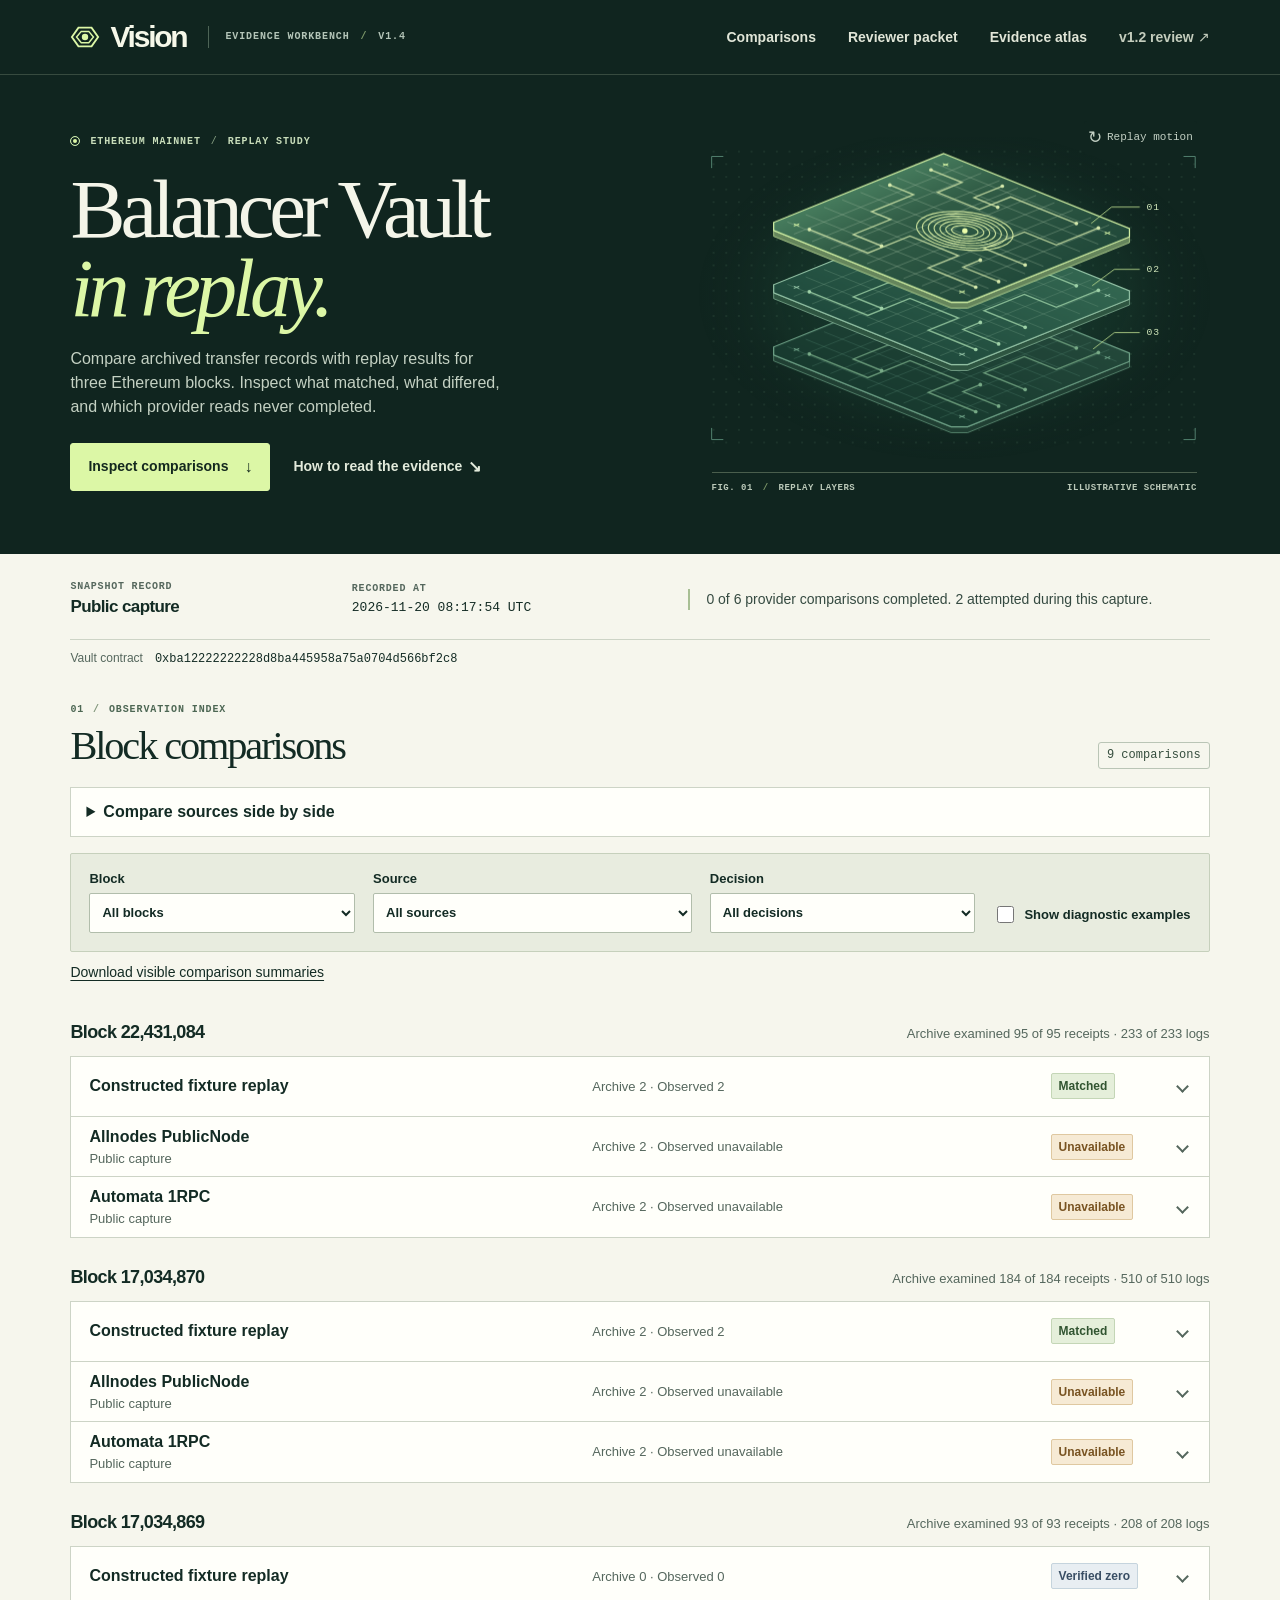
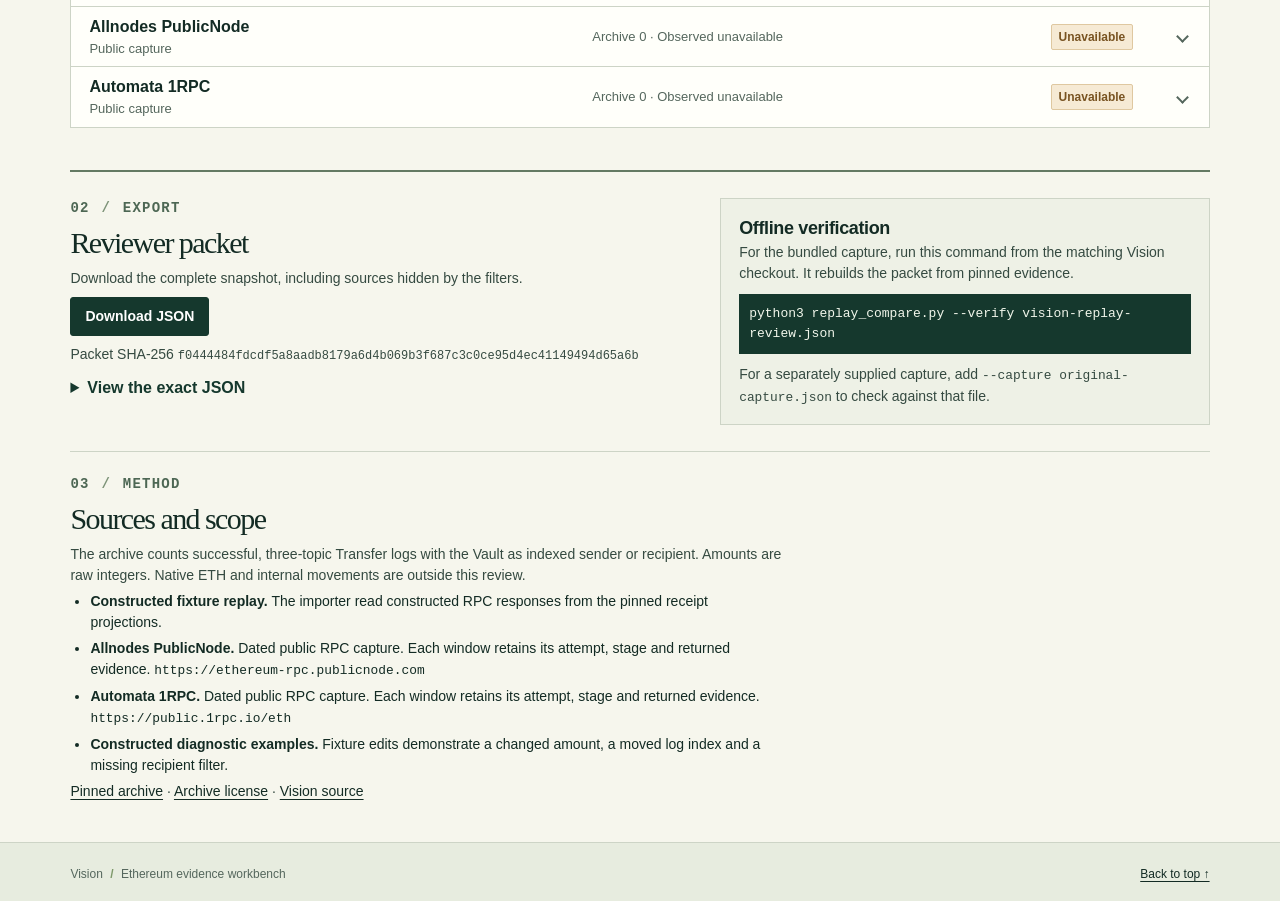
<file: index.html>
<!doctype html>
<html lang="en">
<head>
  <meta charset="utf-8">
  <meta name="viewport" content="width=device-width,initial-scale=1">
  <meta name="color-scheme" content="light">
  <meta name="referrer" content="no-referrer">
  <meta name="description" content="Inspect the Balancer Vault across three Ethereum blocks. Compare archived receipts with replay observations and download the evidence.">
  <title>Balancer Vault replay comparison · Vision</title>
  <link rel="stylesheet" href="./style.css">
  <script src="./review.js" defer></script>
</head>
<body id="top">
  <a class="skip" href="#observations">Skip to comparisons</a>
  <div class="cover">
    <header class="mast">
      <div class="wrap mast-inner">
        <a href="#top" class="wordmark" aria-label="Vision home"><svg width="30" height="30" viewBox="0 0 32 32" aria-hidden="true" fill="none"><path d="M2 16 9 6h14l7 10-7 10H9z" stroke="currentColor" stroke-width="2"/><path d="m7 16 5-6h8l5 6-5 6h-8z" stroke="currentColor" stroke-width="1.6"/><circle cx="16" cy="16" r="3.4" fill="currentColor"/></svg><span>Vision</span></a>
        <span class="edition">Evidence workbench <b>/</b> v1.4</span>
        <nav aria-label="Report"><a href="#observations">Comparisons</a><a href="#packet">Reviewer packet</a><a href="./atlas.html">Evidence atlas</a><a id="previous-report" href="https://eaudoon.github.io/Vision/v1.2/">v1.2 review <span aria-hidden="true">↗</span></a></nav>
      </div>
    </header>
    <section class="wrap intro" aria-labelledby="study-title">
      <div class="intro-copy">
        <p class="eyebrow"><span class="registration" aria-hidden="true"></span> Ethereum mainnet <span class="slash">/</span> Replay study</p>
        <h1 id="study-title">Balancer Vault<br><em>in replay.</em></h1>
        <p class="lead">Compare archived transfer records with replay results for three Ethereum blocks. Inspect what matched, what differed, and which provider reads never completed.</p>
        <div class="cover-actions"><a class="action" href="#observations">Inspect comparisons <span aria-hidden="true">↓</span></a><a class="quiet-action" href="#method-title">How to read the evidence <span aria-hidden="true">↘</span></a></div>
      </div>
      <figure class="instrument sequence" id="instrument">
        <svg viewBox="0 0 525 340" width="525" height="340" xmlns="http://www.w3.org/2000/svg" aria-hidden="true" class="replay-plate" focusable="false">
<defs>
 <radialGradient id="aura"><stop stop-color="#236e53" stop-opacity=".52"/><stop offset=".7" stop-color="#225640" stop-opacity=".18"/><stop offset="1" stop-color="#0c201c" stop-opacity="0"/></radialGradient>
 <linearGradient id="upper" x1="0" x2="1" y1="0" y2="1"><stop stop-color="#62a47b"/><stop offset=".42" stop-color="#305b45"/><stop offset="1" stop-color="#193f34"/></linearGradient>
 <linearGradient id="middle" x1="0" x2="1" y1="1" y2="0"><stop stop-color="#173e34"/><stop offset="1" stop-color="#3c745a"/></linearGradient>
 <linearGradient id="lower" x1="0" x2="1" y1="1" y2="0"><stop stop-color="#123329"/><stop offset="1" stop-color="#294f40"/></linearGradient>
 <pattern id="dots" width="13" height="13" patternUnits="userSpaceOnUse"><circle cx="2" cy="2" r=".8" fill="#9dddab" opacity=".38"/></pattern>
</defs>
<ellipse cx="263" cy="162" rx="264" ry="170" fill="url(#aura)"/>
<rect x="8" y="9" width="505" height="315" fill="url(#dots)" opacity=".48"/>
<g fill="none" stroke="#548371" stroke-width="1"><path d="M13 32v-12h12m485 12v-12h-12M13 299v12h12m485-12v12h-12"/></g>
<g class="plate-surface plate-0">
<polygon points="442.4,230.6 276.0,297.9 259.1,297.9 76.7,224.1 76.7,215.8 76.7,221.8 76.7,230.1 259.1,303.9 276.0,303.9 442.4,236.6" fill="#203f33" stroke="#71a58a" stroke-width=".7"/>
<polygon points="251.5,145.1 442.4,222.2 442.4,230.6 276.0,297.9 259.1,297.9 76.7,224.1 76.7,215.8" fill="url(#lower)" stroke="#71a58a" stroke-width="1.25"/>
<path d="M271.3,157.6 L97.4,227.9" fill="none" stroke="#4b7a67" stroke-width="0.65" opacity="0.6"/>
<path d="M290.1,165.2 L116.2,235.5" fill="none" stroke="#4b7a67" stroke-width="0.65" opacity="0.6"/>
<path d="M308.9,172.8 L135.0,243.1" fill="none" stroke="#4b7a67" stroke-width="0.65" opacity="0.6"/>
<path d="M327.7,180.4 L153.8,250.7" fill="none" stroke="#4b7a67" stroke-width="0.65" opacity="0.6"/>
<path d="M346.5,188.0 L172.6,258.3" fill="none" stroke="#4b7a67" stroke-width="0.65" opacity="0.6"/>
<path d="M365.3,195.6 L191.4,265.9" fill="none" stroke="#4b7a67" stroke-width="0.65" opacity="0.6"/>
<path d="M384.1,203.2 L210.2,273.5" fill="none" stroke="#4b7a67" stroke-width="0.65" opacity="0.6"/>
<path d="M402.9,210.8 L229.0,281.1" fill="none" stroke="#4b7a67" stroke-width="0.65" opacity="0.6"/>
<path d="M421.7,218.4 L247.8,288.7" fill="none" stroke="#4b7a67" stroke-width="0.65" opacity="0.6"/>
<path d="M241.2,154.6 L429.2,230.6" fill="none" stroke="#4b7a67" stroke-width="0.65" opacity="0.6"/>
<path d="M222.4,162.2 L410.4,238.2" fill="none" stroke="#4b7a67" stroke-width="0.65" opacity="0.6"/>
<path d="M203.6,169.8 L391.6,245.8" fill="none" stroke="#4b7a67" stroke-width="0.65" opacity="0.6"/>
<path d="M184.8,177.4 L372.8,253.4" fill="none" stroke="#4b7a67" stroke-width="0.65" opacity="0.6"/>
<path d="M166.0,185.0 L354.0,261.0" fill="none" stroke="#4b7a67" stroke-width="0.65" opacity="0.6"/>
<path d="M147.2,192.6 L335.2,268.6" fill="none" stroke="#4b7a67" stroke-width="0.65" opacity="0.6"/>
<path d="M128.4,200.2 L316.4,276.2" fill="none" stroke="#4b7a67" stroke-width="0.65" opacity="0.6"/>
<path d="M109.6,207.8 L297.6,283.8" fill="none" stroke="#4b7a67" stroke-width="0.65" opacity="0.6"/>
<path d="M90.8,215.4 L278.8,291.4" fill="none" stroke="#4b7a67" stroke-width="0.65" opacity="0.6"/>
<path d="M238.4,161.8 L270.3,174.7 L245.0,185.0 L288.2,202.5 L320.2,189.6 L387.8,216.9" fill="none" stroke="#79ac88" stroke-width="1.4" opacity="0.82"/>
<circle cx="238.4" cy="161.8" r="1.9" fill="#79ac88"/>
<circle cx="387.8" cy="216.9" r="1.9" fill="#79ac88"/>
<path d="M196.1,177.4 L220.5,187.3 L177.3,204.8 L197.0,212.7 L158.5,228.3 L187.6,240.1" fill="none" stroke="#79ac88" stroke-width="1.4" opacity="0.82"/>
<circle cx="196.1" cy="177.4" r="1.9" fill="#79ac88"/>
<circle cx="187.6" cy="240.1" r="1.9" fill="#79ac88"/>
<path d="M113.4,223.0 L173.5,247.3 L216.8,229.8 L266.6,250.0 L235.6,262.5 L284.4,282.3" fill="none" stroke="#79ac88" stroke-width="1.4" opacity="0.82"/>
<circle cx="113.4" cy="223.0" r="1.9" fill="#79ac88"/>
<circle cx="284.4" cy="282.3" r="1.9" fill="#79ac88"/>
<path d="M410.4,221.5 L367.2,239.0 L334.3,225.7 L292.9,242.4 L335.2,259.5" fill="none" stroke="#79ac88" stroke-width="1.4" opacity="0.82"/>
<circle cx="410.4" cy="221.5" r="1.9" fill="#79ac88"/>
<circle cx="335.2" cy="259.5" r="1.9" fill="#79ac88"/>
<path d="M311.7,178.5 L282.6,190.3 L307.0,200.2" fill="none" stroke="#79ac88" stroke-width="1.4" opacity="0.82"/>
<circle cx="311.7" cy="178.5" r="1.9" fill="#79ac88"/>
<circle cx="307.0" cy="200.2" r="1.9" fill="#79ac88"/>
<path d="M307.9,276.6 L271.3,261.8 L289.1,254.5" fill="none" stroke="#79ac88" stroke-width="1.4" opacity="0.82"/>
<circle cx="307.9" cy="276.6" r="1.9" fill="#79ac88"/>
<circle cx="289.1" cy="254.5" r="1.9" fill="#79ac88"/>
<path d="M250.6,155.4 L256.2,157.6" fill="none" stroke="#71a58a" stroke-width="1" opacity="1"/>
<path d="M256.2,155.4 L250.6,157.6" fill="none" stroke="#71a58a" stroke-width="1" opacity="1"/>
<path d="M97.4,217.3 L103.0,219.6" fill="none" stroke="#71a58a" stroke-width="1" opacity="1"/>
<path d="M103.0,217.3 L97.4,219.6" fill="none" stroke="#71a58a" stroke-width="1" opacity="1"/>
<path d="M267.5,286.1 L273.2,288.4" fill="none" stroke="#71a58a" stroke-width="1" opacity="1"/>
<path d="M273.2,286.1 L267.5,288.4" fill="none" stroke="#71a58a" stroke-width="1" opacity="1"/>
<path d="M417.0,225.7 L422.6,227.9" fill="none" stroke="#71a58a" stroke-width="1" opacity="1"/>
<path d="M422.6,225.7 L417.0,227.9" fill="none" stroke="#71a58a" stroke-width="1" opacity="1"/>
</g>
<g class="plate-surface plate-1">
<polygon points="442.4,166.6 276.0,233.9 259.1,233.9 76.7,160.1 76.7,151.8 76.7,157.8 76.7,166.1 259.1,239.9 276.0,239.9 442.4,172.6" fill="#2e5541" stroke="#94c3a6" stroke-width=".7"/>
<polygon points="251.5,81.1 442.4,158.2 442.4,166.6 276.0,233.9 259.1,233.9 76.7,160.1 76.7,151.8" fill="url(#middle)" stroke="#94c3a6" stroke-width="1.25"/>
<path d="M271.3,93.6 L97.4,163.9" fill="none" stroke="#67937a" stroke-width="0.65" opacity="0.6"/>
<path d="M290.1,101.2 L116.2,171.5" fill="none" stroke="#67937a" stroke-width="0.65" opacity="0.6"/>
<path d="M308.9,108.8 L135.0,179.1" fill="none" stroke="#67937a" stroke-width="0.65" opacity="0.6"/>
<path d="M327.7,116.4 L153.8,186.7" fill="none" stroke="#67937a" stroke-width="0.65" opacity="0.6"/>
<path d="M346.5,124.0 L172.6,194.3" fill="none" stroke="#67937a" stroke-width="0.65" opacity="0.6"/>
<path d="M365.3,131.6 L191.4,201.9" fill="none" stroke="#67937a" stroke-width="0.65" opacity="0.6"/>
<path d="M384.1,139.2 L210.2,209.5" fill="none" stroke="#67937a" stroke-width="0.65" opacity="0.6"/>
<path d="M402.9,146.8 L229.0,217.1" fill="none" stroke="#67937a" stroke-width="0.65" opacity="0.6"/>
<path d="M421.7,154.4 L247.8,224.7" fill="none" stroke="#67937a" stroke-width="0.65" opacity="0.6"/>
<path d="M241.2,90.6 L429.2,166.6" fill="none" stroke="#67937a" stroke-width="0.65" opacity="0.6"/>
<path d="M222.4,98.2 L410.4,174.2" fill="none" stroke="#67937a" stroke-width="0.65" opacity="0.6"/>
<path d="M203.6,105.8 L391.6,181.8" fill="none" stroke="#67937a" stroke-width="0.65" opacity="0.6"/>
<path d="M184.8,113.4 L372.8,189.4" fill="none" stroke="#67937a" stroke-width="0.65" opacity="0.6"/>
<path d="M166.0,121.0 L354.0,197.0" fill="none" stroke="#67937a" stroke-width="0.65" opacity="0.6"/>
<path d="M147.2,128.6 L335.2,204.6" fill="none" stroke="#67937a" stroke-width="0.65" opacity="0.6"/>
<path d="M128.4,136.2 L316.4,212.2" fill="none" stroke="#67937a" stroke-width="0.65" opacity="0.6"/>
<path d="M109.6,143.8 L297.6,219.8" fill="none" stroke="#67937a" stroke-width="0.65" opacity="0.6"/>
<path d="M90.8,151.4 L278.8,227.4" fill="none" stroke="#67937a" stroke-width="0.65" opacity="0.6"/>
<path d="M238.4,97.8 L270.3,110.7 L245.0,121.0 L288.2,138.5 L320.2,125.6 L387.8,152.9" fill="none" stroke="#9fd2a8" stroke-width="1.4" opacity="0.82"/>
<circle cx="238.4" cy="97.8" r="1.9" fill="#9fd2a8"/>
<circle cx="387.8" cy="152.9" r="1.9" fill="#9fd2a8"/>
<path d="M196.1,113.4 L220.5,123.3 L177.3,140.8 L197.0,148.7 L158.5,164.3 L187.6,176.1" fill="none" stroke="#9fd2a8" stroke-width="1.4" opacity="0.82"/>
<circle cx="196.1" cy="113.4" r="1.9" fill="#9fd2a8"/>
<circle cx="187.6" cy="176.1" r="1.9" fill="#9fd2a8"/>
<path d="M113.4,159.0 L173.5,183.3 L216.8,165.8 L266.6,186.0 L235.6,198.5 L284.4,218.3" fill="none" stroke="#9fd2a8" stroke-width="1.4" opacity="0.82"/>
<circle cx="113.4" cy="159.0" r="1.9" fill="#9fd2a8"/>
<circle cx="284.4" cy="218.3" r="1.9" fill="#9fd2a8"/>
<path d="M410.4,157.5 L367.2,175.0 L334.3,161.7 L292.9,178.4 L335.2,195.5" fill="none" stroke="#9fd2a8" stroke-width="1.4" opacity="0.82"/>
<circle cx="410.4" cy="157.5" r="1.9" fill="#9fd2a8"/>
<circle cx="335.2" cy="195.5" r="1.9" fill="#9fd2a8"/>
<path d="M311.7,114.5 L282.6,126.3 L307.0,136.2" fill="none" stroke="#9fd2a8" stroke-width="1.4" opacity="0.82"/>
<circle cx="311.7" cy="114.5" r="1.9" fill="#9fd2a8"/>
<circle cx="307.0" cy="136.2" r="1.9" fill="#9fd2a8"/>
<path d="M307.9,212.6 L271.3,197.8 L289.1,190.5" fill="none" stroke="#9fd2a8" stroke-width="1.4" opacity="0.82"/>
<circle cx="307.9" cy="212.6" r="1.9" fill="#9fd2a8"/>
<circle cx="289.1" cy="190.5" r="1.9" fill="#9fd2a8"/>
<path d="M250.6,91.4 L256.2,93.6" fill="none" stroke="#94c3a6" stroke-width="1" opacity="1"/>
<path d="M256.2,91.4 L250.6,93.6" fill="none" stroke="#94c3a6" stroke-width="1" opacity="1"/>
<path d="M97.4,153.3 L103.0,155.6" fill="none" stroke="#94c3a6" stroke-width="1" opacity="1"/>
<path d="M103.0,153.3 L97.4,155.6" fill="none" stroke="#94c3a6" stroke-width="1" opacity="1"/>
<path d="M267.5,222.1 L273.2,224.4" fill="none" stroke="#94c3a6" stroke-width="1" opacity="1"/>
<path d="M273.2,222.1 L267.5,224.4" fill="none" stroke="#94c3a6" stroke-width="1" opacity="1"/>
<path d="M417.0,161.7 L422.6,163.9" fill="none" stroke="#94c3a6" stroke-width="1" opacity="1"/>
<path d="M422.6,161.7 L417.0,163.9" fill="none" stroke="#94c3a6" stroke-width="1" opacity="1"/>
</g>
<g class="plate-surface plate-2">
<polygon points="442.4,102.6 276.0,169.9 259.1,169.9 76.7,96.1 76.7,87.8 76.7,93.8 76.7,102.1 259.1,175.9 276.0,175.9 442.4,108.6" fill="#65855c" stroke="#d8f7a8" stroke-width=".7"/>
<polygon points="251.5,17.1 442.4,94.2 442.4,102.6 276.0,169.9 259.1,169.9 76.7,96.1 76.7,87.8" fill="url(#upper)" stroke="#d8f7a8" stroke-width="1.25"/>
<path d="M271.3,29.6 L97.4,99.9" fill="none" stroke="#9bb79b" stroke-width="0.65" opacity="0.6"/>
<path d="M290.1,37.2 L116.2,107.5" fill="none" stroke="#9bb79b" stroke-width="0.65" opacity="0.6"/>
<path d="M308.9,44.8 L135.0,115.1" fill="none" stroke="#9bb79b" stroke-width="0.65" opacity="0.6"/>
<path d="M327.7,52.4 L153.8,122.7" fill="none" stroke="#9bb79b" stroke-width="0.65" opacity="0.6"/>
<path d="M346.5,60.0 L172.6,130.3" fill="none" stroke="#9bb79b" stroke-width="0.65" opacity="0.6"/>
<path d="M365.3,67.6 L191.4,137.9" fill="none" stroke="#9bb79b" stroke-width="0.65" opacity="0.6"/>
<path d="M384.1,75.2 L210.2,145.5" fill="none" stroke="#9bb79b" stroke-width="0.65" opacity="0.6"/>
<path d="M402.9,82.8 L229.0,153.1" fill="none" stroke="#9bb79b" stroke-width="0.65" opacity="0.6"/>
<path d="M421.7,90.4 L247.8,160.7" fill="none" stroke="#9bb79b" stroke-width="0.65" opacity="0.6"/>
<path d="M241.2,26.6 L429.2,102.6" fill="none" stroke="#9bb79b" stroke-width="0.65" opacity="0.6"/>
<path d="M222.4,34.2 L410.4,110.2" fill="none" stroke="#9bb79b" stroke-width="0.65" opacity="0.6"/>
<path d="M203.6,41.8 L391.6,117.8" fill="none" stroke="#9bb79b" stroke-width="0.65" opacity="0.6"/>
<path d="M184.8,49.4 L372.8,125.4" fill="none" stroke="#9bb79b" stroke-width="0.65" opacity="0.6"/>
<path d="M166.0,57.0 L354.0,133.0" fill="none" stroke="#9bb79b" stroke-width="0.65" opacity="0.6"/>
<path d="M147.2,64.6 L335.2,140.6" fill="none" stroke="#9bb79b" stroke-width="0.65" opacity="0.6"/>
<path d="M128.4,72.2 L316.4,148.2" fill="none" stroke="#9bb79b" stroke-width="0.65" opacity="0.6"/>
<path d="M109.6,79.8 L297.6,155.8" fill="none" stroke="#9bb79b" stroke-width="0.65" opacity="0.6"/>
<path d="M90.8,87.4 L278.8,163.4" fill="none" stroke="#9bb79b" stroke-width="0.65" opacity="0.6"/>
<path d="M238.4,33.8 L270.3,46.7 L245.0,57.0 L288.2,74.5 L320.2,61.6 L387.8,88.9" fill="none" stroke="#d5e9ac" stroke-width="1.4" opacity="0.82"/>
<circle cx="238.4" cy="33.8" r="1.9" fill="#d5e9ac"/>
<circle cx="387.8" cy="88.9" r="1.9" fill="#d5e9ac"/>
<path d="M196.1,49.4 L220.5,59.3 L177.3,76.8 L197.0,84.7 L158.5,100.3 L187.6,112.1" fill="none" stroke="#d5e9ac" stroke-width="1.4" opacity="0.82"/>
<circle cx="196.1" cy="49.4" r="1.9" fill="#d5e9ac"/>
<circle cx="187.6" cy="112.1" r="1.9" fill="#d5e9ac"/>
<path d="M113.4,95.0 L173.5,119.3 L216.8,101.8 L266.6,122.0 L235.6,134.5 L284.4,154.3" fill="none" stroke="#d5e9ac" stroke-width="1.4" opacity="0.82"/>
<circle cx="113.4" cy="95.0" r="1.9" fill="#d5e9ac"/>
<circle cx="284.4" cy="154.3" r="1.9" fill="#d5e9ac"/>
<path d="M410.4,93.5 L367.2,111.0 L334.3,97.7 L292.9,114.4 L335.2,131.5" fill="none" stroke="#d5e9ac" stroke-width="1.4" opacity="0.82"/>
<circle cx="410.4" cy="93.5" r="1.9" fill="#d5e9ac"/>
<circle cx="335.2" cy="131.5" r="1.9" fill="#d5e9ac"/>
<path d="M311.7,50.5 L282.6,62.3 L307.0,72.2" fill="none" stroke="#d5e9ac" stroke-width="1.4" opacity="0.82"/>
<circle cx="311.7" cy="50.5" r="1.9" fill="#d5e9ac"/>
<circle cx="307.0" cy="72.2" r="1.9" fill="#d5e9ac"/>
<path d="M307.9,148.6 L271.3,133.8 L289.1,126.5" fill="none" stroke="#d5e9ac" stroke-width="1.4" opacity="0.82"/>
<circle cx="307.9" cy="148.6" r="1.9" fill="#d5e9ac"/>
<circle cx="289.1" cy="126.5" r="1.9" fill="#d5e9ac"/>
<path d="M250.6,27.4 L256.2,29.6" fill="none" stroke="#d8f7a8" stroke-width="1" opacity="1"/>
<path d="M256.2,27.4 L250.6,29.6" fill="none" stroke="#d8f7a8" stroke-width="1" opacity="1"/>
<path d="M97.4,89.3 L103.0,91.6" fill="none" stroke="#d8f7a8" stroke-width="1" opacity="1"/>
<path d="M103.0,89.3 L97.4,91.6" fill="none" stroke="#d8f7a8" stroke-width="1" opacity="1"/>
<path d="M267.5,158.1 L273.2,160.4" fill="none" stroke="#d8f7a8" stroke-width="1" opacity="1"/>
<path d="M273.2,158.1 L267.5,160.4" fill="none" stroke="#d8f7a8" stroke-width="1" opacity="1"/>
<path d="M417.0,97.7 L422.6,99.9" fill="none" stroke="#d8f7a8" stroke-width="1" opacity="1"/>
<path d="M422.6,97.7 L417.0,99.9" fill="none" stroke="#d8f7a8" stroke-width="1" opacity="1"/>
<path d="M311.9,112.2 L306.0,114.1 L299.0,115.5 L291.2,116.4 L282.9,116.6 L274.3,116.2 L265.7,115.2 L257.3,113.7 L249.3,111.6 L242.1,109.1 L235.9,106.1 L230.7,102.9 L226.9,99.5 L224.5,96.1 L223.5,92.6 L224.1,89.2 L226.1,86.1 L229.6,83.3 L234.4,80.8 L240.4,78.9 L247.3,77.5 L255.1,76.7 L263.4,76.5 L272.0,76.8 L280.6,77.8 L289.0,79.4 L297.0,81.4 L304.2,84.0 L310.4,86.9 L315.6,90.1 L319.4,93.5 L321.8,97.0 L322.8,100.5 L322.3,103.8 L320.2,107.0 L316.7,109.8 L311.9,112.2" fill="none" stroke="#e1f6a9" stroke-width="1.15" opacity="0.9"/>
<path d="M307.2,110.3 L302.0,112.0 L295.9,113.2 L289.0,114.0 L281.7,114.2 L274.2,113.8 L266.6,113.0 L259.2,111.6 L252.2,109.8 L245.9,107.5 L240.4,105.0 L235.9,102.2 L232.5,99.2 L230.4,96.1 L229.5,93.1 L230.0,90.1 L231.8,87.3 L234.9,84.9 L239.1,82.7 L244.3,81.0 L250.5,79.8 L257.3,79.1 L264.6,78.9 L272.1,79.2 L279.7,80.1 L287.1,81.5 L294.1,83.3 L300.4,85.5 L305.9,88.1 L310.4,90.9 L313.8,93.9 L315.9,96.9 L316.8,100.0 L316.3,102.9 L314.5,105.7 L311.5,108.2 L307.2,110.3" fill="none" stroke="#e1f6a9" stroke-width="1.15" opacity="0.9"/>
<path d="M302.5,108.4 L298.0,109.9 L292.7,110.9 L286.8,111.6 L280.6,111.7 L274.0,111.4 L267.5,110.7 L261.1,109.5 L255.1,107.9 L249.7,106.0 L244.9,103.8 L241.0,101.4 L238.1,98.8 L236.3,96.2 L235.6,93.5 L236.0,91.0 L237.5,88.6 L240.2,86.5 L243.8,84.6 L248.3,83.2 L253.6,82.1 L259.5,81.5 L265.8,81.3 L272.3,81.6 L278.8,82.4 L285.2,83.5 L291.2,85.1 L296.7,87.0 L301.4,89.2 L305.3,91.7 L308.2,94.2 L310.0,96.9 L310.8,99.5 L310.3,102.1 L308.8,104.4 L306.2,106.6 L302.5,108.4" fill="none" stroke="#e1f6a9" stroke-width="1.15" opacity="0.9"/>
<path d="M297.8,106.5 L294.0,107.7 L289.6,108.6 L284.7,109.1 L279.4,109.3 L273.9,109.0 L268.4,108.4 L263.0,107.4 L258.0,106.1 L253.4,104.5 L249.4,102.6 L246.2,100.6 L243.7,98.4 L242.2,96.2 L241.6,94.0 L241.9,91.9 L243.2,89.9 L245.4,88.1 L248.5,86.5 L252.3,85.3 L256.7,84.4 L261.7,83.9 L266.9,83.7 L272.4,84.0 L277.9,84.6 L283.3,85.6 L288.3,86.9 L292.9,88.5 L296.9,90.4 L300.1,92.4 L302.6,94.6 L304.1,96.8 L304.8,99.0 L304.4,101.2 L303.1,103.2 L300.9,105.0 L297.8,106.5" fill="none" stroke="#e1f6a9" stroke-width="1.15" opacity="0.9"/>
<path d="M293.1,104.6 L290.1,105.6 L286.5,106.3 L282.5,106.7 L278.2,106.9 L273.8,106.7 L269.3,106.2 L265.0,105.4 L260.9,104.3 L257.2,103.0 L254.0,101.5 L251.3,99.8 L249.3,98.1 L248.1,96.3 L247.6,94.5 L247.9,92.8 L248.9,91.1 L250.7,89.7 L253.2,88.4 L256.3,87.4 L259.9,86.7 L263.9,86.3 L268.1,86.2 L272.6,86.4 L277.0,86.9 L281.3,87.7 L285.4,88.8 L289.1,90.1 L292.4,91.6 L295.0,93.2 L297.0,95.0 L298.2,96.8 L298.7,98.6 L298.4,100.3 L297.4,101.9 L295.6,103.4 L293.1,104.6" fill="none" stroke="#e1f6a9" stroke-width="1.15" opacity="0.9"/>
<path d="M288.4,102.7 L286.1,103.5 L283.3,104.0 L280.3,104.3 L277.0,104.4 L273.6,104.3 L270.2,103.9 L266.9,103.3 L263.8,102.5 L260.9,101.5 L258.5,100.3 L256.5,99.1 L254.9,97.7 L254.0,96.3 L253.6,95.0 L253.8,93.6 L254.6,92.4 L256.0,91.3 L257.9,90.3 L260.2,89.6 L263.0,89.0 L266.0,88.7 L269.3,88.6 L272.7,88.8 L276.1,89.2 L279.4,89.8 L282.5,90.6 L285.4,91.6 L287.8,92.7 L289.9,94.0 L291.4,95.3 L292.3,96.7 L292.7,98.1 L292.5,99.4 L291.7,100.6 L290.3,101.7 L288.4,102.7" fill="none" stroke="#e1f6a9" stroke-width="1.15" opacity="0.9"/>
<path d="M283.7,100.8 L282.1,101.3 L280.2,101.7 L278.1,101.9 L275.8,102.0 L273.5,101.9 L271.1,101.6 L268.8,101.2 L266.7,100.6 L264.7,99.9 L263.0,99.1 L261.6,98.3 L260.5,97.3 L259.9,96.4 L259.6,95.4 L259.8,94.5 L260.3,93.7 L261.3,92.9 L262.6,92.2 L264.2,91.7 L266.1,91.3 L268.2,91.1 L270.5,91.0 L272.8,91.2 L275.2,91.4 L277.5,91.8 L279.7,92.4 L281.6,93.1 L283.3,93.9 L284.7,94.8 L285.8,95.7 L286.4,96.6 L286.7,97.6 L286.5,98.5 L286.0,99.4 L285.0,100.1 L283.7,100.8" fill="none" stroke="#e1f6a9" stroke-width="1.15" opacity="0.9"/>
<circle cx="273.2" cy="96.5" r="2.8" fill="#edffab"/>
</g>
<g class="leaders" fill="none" stroke="#b9d88d" stroke-width=".9"><path d="M403 89l21-17h29"/><path d="M404 153l23-17h26"/><path d="M405 218l22-17h26"/></g>
<g class="leaders" fill="#d1e6ba" font-family="monospace" font-size="10" letter-spacing="1"><text x="460" y="75">01</text><text x="460" y="139">02</text><text x="460" y="204">03</text></g></svg>
        <figcaption><span>Fig. 01 <b>/</b> Replay layers</span><span>Illustrative schematic</span></figcaption>
        <button type="button" id="replay-motion" class="motion-button" aria-label="Replay the schematic animation" hidden><span aria-hidden="true">↻</span> Replay motion</button>
      </figure>
    </section>
  </div>
  <main class="wrap">
    <aside class="capture" aria-labelledby="capture-title" id="capture" hidden>
      <div><p class="cap-kicker">Snapshot record</p><h2 id="capture-title">Public capture</h2></div>
      <div class="cap-time"><span class="cap-kicker">Recorded at</span><time id="captured-at"></time></div>
      <p id="capture-summary"></p>
    </aside>
    <p id="load-status" class="status" role="status">Loading the reviewer packet…</p>
    <button type="button" class="button" id="retry-packet" hidden>Retry packet</button>
    <noscript><p>Enable JavaScript to compare observations, or <a href="./packet.json" download="vision-replay-review.json">download the reviewer packet</a>.</p></noscript>
    <div id="report" hidden>
      <div class="scope-line"><span>Vault contract</span> <code id="vault"></code></div>
      <section id="observations" aria-labelledby="results-title">
        <div class="section-heading"><div><p class="chapter">01 <span>/</span> Observation index</p><h2 id="results-title">Block comparisons</h2></div><p id="result-count" role="status"></p></div>
        <details class="matrix"><summary>Compare sources side by side</summary>
          <p>Choose a decision to inspect the underlying observation. Diagnostic rows follow the checkbox below.</p>
          <div class="matrix-scroll" tabindex="0" role="region" aria-label="Source and block decisions"><table id="matrix"></table></div>
        </details>
        <div class="filters" role="group" aria-label="Filter comparisons">
          <label>Block<select id="block-filter"><option value="">All blocks</option></select></label>
          <label>Source<select id="source-filter"><option value="">All sources</option></select></label>
          <label>Decision<select id="state-filter"><option value="">All decisions</option></select></label>
          <label class="toggle"><input id="show-diagnostics" type="checkbox">Show diagnostic examples</label>
        </div>
        <button id="reset-filters" type="button" hidden>Clear filters</button>
        <p id="view-link-unavailable" role="status" hidden>The filters changed, but this browser could not update the shareable address.</p>
        <p class="diagnostic-note" id="diagnostic-note" hidden>Diagnostic examples alter copies of fixture observations to show how disagreement and missing evidence appear.</p>
        <a id="download-selection" download="vision-replay-selection.json" class="selection-link">Download visible comparison summaries</a>
        <div id="results"></div>
        <div id="empty" class="empty" hidden><p>No comparisons match these filters.</p></div>
      </section>
      <section id="packet" class="packet" aria-labelledby="packet-title">
        <div>
          <p class="chapter">02 <span>/</span> Export</p>
          <h2 id="packet-title">Reviewer packet</h2>
          <p>Download the complete snapshot, including sources hidden by the filters.</p>
          <a id="download-packet" class="button" download="vision-replay-review.json">Download JSON</a>
          <p class="digest">Packet SHA-256 <code id="packet-digest"></code></p>
          <details class="disclosure"><summary>View the exact JSON</summary><pre id="packet-json"></pre></details>
        </div>
        <div class="verify">
          <h3>Offline verification</h3>
          <p>For the bundled capture, run this command from the matching Vision checkout. It rebuilds the packet from pinned evidence.</p>
          <code class="command">python3 replay_compare.py --verify vision-replay-review.json</code>
          <p>For a separately supplied capture, add <code>--capture original-capture.json</code> to check against that file.</p>
        </div>
      </section>
      <section class="method" aria-labelledby="method-title">
        <p class="chapter">03 <span>/</span> Method</p>
        <h2 id="method-title">Sources and scope</h2>
        <p>The archive counts successful, three-topic Transfer logs with the Vault as indexed sender or recipient. Amounts are raw integers. Native ETH and internal movements are outside this review.</p>
        <ul id="sources"></ul>
        <p><a id="archive-link">Pinned archive</a> · <a id="license-link">Archive license</a> · <a href="https://github.com/EauDoon/Vision">Vision source</a></p>
      </section>
    </div>
  </main>
  <footer><div class="wrap"><span>Vision <b>/</b> Ethereum evidence workbench</span><a href="#top">Back to top ↑</a></div></footer>
</body>
</html>
</file>
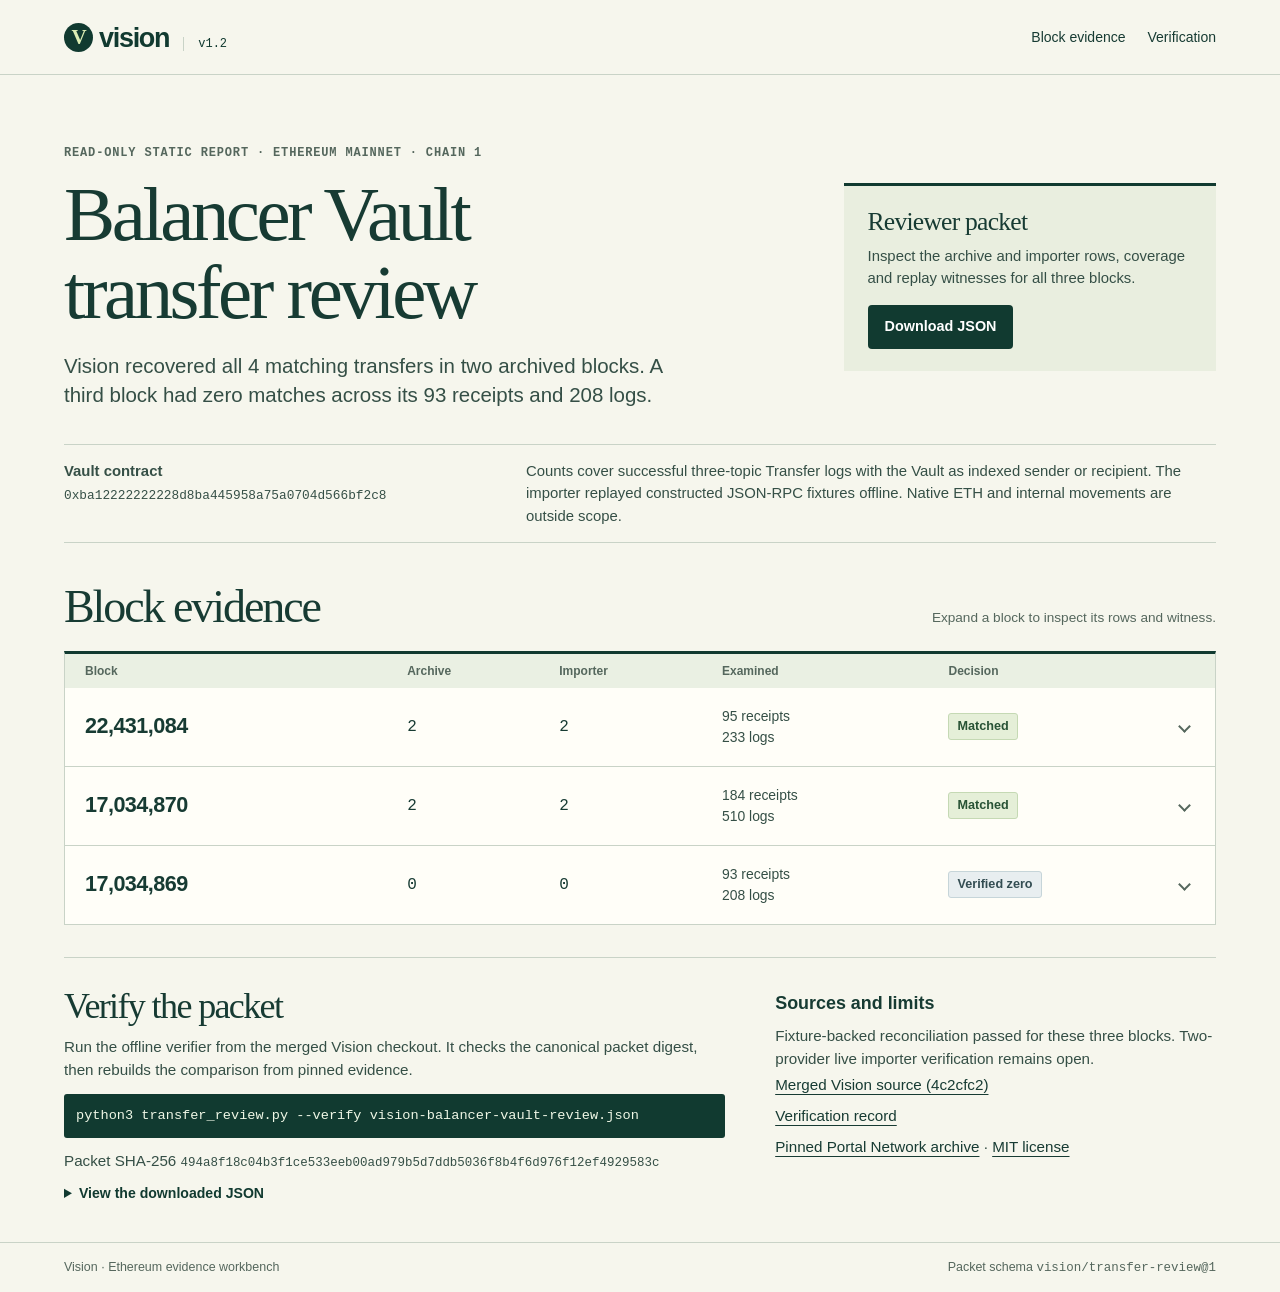
<file: v1.2/index.html>
<!doctype html>
<html lang="en"><head><meta charset="utf-8"><meta name="viewport" content="width=device-width,initial-scale=1"><meta name="color-scheme" content="light"><meta name="description" content="Fixture-backed comparison of Balancer Vault transfers from three Ethereum mainnet blocks, with archived receipt evidence and a verifiable JSON packet."><title>Balancer Vault transfer review · Vision</title><style>
:root{color-scheme:light;--ink:#173b33;--body:#354f46;--muted:#55675d;--line:#c9d3c7;--paper:#fffef8;--ground:#f6f6ed;--dark:#113a30;--accent:#dcedb4;--mono:ui-monospace,SFMono-Regular,Consolas,monospace;font-family:Inter,Arial,sans-serif;background:var(--ground);color:var(--ink)}
*{box-sizing:border-box}body{margin:0;font-size:16px;line-height:1.5}h1,h2,h3,h4,p,dl,dd{margin:0}a{color:var(--ink);text-underline-offset:4px}a:focus-visible,summary:focus-visible{outline:3px solid #4b775d;outline-offset:4px}html{scroll-padding-top:1.5rem}code,pre,.mono{font-family:var(--mono)}code{overflow-wrap:anywhere}pre{font-size:.8rem;white-space:pre-wrap;overflow-wrap:anywhere;max-height:24rem;overflow:auto;padding:1rem;background:#eef2e8;border-radius:3px}.wrap{width:min(1152px,calc(100% - 80px));margin:auto}.mast{border-bottom:1px solid var(--line)}.mast .wrap{display:flex;align-items:center;justify-content:space-between;gap:1rem;min-height:74px}.logo{color:var(--dark);font:bold 27px/1 Inter,Arial,sans-serif;letter-spacing:-1.3px}.logo b{display:inline-grid;vertical-align:3px;place-items:center;border-radius:50%;background:var(--dark);color:var(--accent);width:29px;height:29px;font:700 21px/1 Georgia,serif;margin-right:6px}.logo small{margin-left:14px;padding-left:14px;border-left:1px solid var(--line);font:12px var(--mono);letter-spacing:0}.mast nav{display:flex;gap:22px}.mast nav a{font-size:14px;text-decoration:none}.mast nav a:hover{text-decoration:underline}.skip{position:absolute;left:10px;top:-80px;background:white;padding:8px;z-index:2}.skip:focus{top:8px}
.hero{display:grid;grid-template-columns:minmax(0,1fr) minmax(290px,.53fr);gap:clamp(24px,6vw,84px);align-items:center;padding:clamp(30px,5.4vw,72px) 0 34px}.kicker{font:600 .75rem/1.5 var(--mono);letter-spacing:.07em;text-transform:uppercase;color:var(--muted);margin-bottom:14px}h1,h2{font-family:Georgia,'Times New Roman',serif;font-weight:normal;letter-spacing:-.045em}h1{font-size:clamp(44px,6vw,80px);line-height:1.02;max-width:16ch}h2{font-size:clamp(30px,3.7vw,46px);line-height:1.12}h3{font-size:1.12rem;line-height:1.35}h4{font-size:1rem}.answer{font-size:clamp(17px,1.6vw,21px);line-height:1.45;max-width:53ch;margin-top:18px;color:var(--body)}.handoff{border-top:3px solid var(--dark);background:#e9eedf;padding:22px 24px}.handoff h2{font-size:1.6rem;letter-spacing:-.03em}.handoff p{font-size:.93rem;color:var(--body);margin:8px 0 16px}.btn{display:inline-block;background:var(--dark);color:white;border-radius:4px;font-weight:700;font-size:.9rem;padding:11px 17px;text-decoration:none}.btn:hover{background:#265849}
.scope{border-block:1px solid var(--line);display:grid;grid-template-columns:minmax(220px,.75fr) minmax(0,1.25fr);gap:1rem 3rem;padding:15px 0;color:var(--body);font-size:.93rem}.scope strong,.scope code{display:block}.scope code{font-size:.8rem;margin-top:4px}.section-head{display:flex;align-items:baseline;justify-content:space-between;gap:1rem;flex-wrap:wrap;margin-bottom:18px}.section-head p,.meta{font-size:.85rem;color:var(--muted)}.evidence{margin-top:38px}.ledger{background:var(--paper);border:1px solid var(--line);border-top:3px solid var(--dark)}.labels,.block>summary{display:grid;grid-template-columns:minmax(130px,1.45fr) .65fr .7fr 1fr 1fr 20px;gap:14px;align-items:center;padding:0 20px}.labels{min-height:34px;background:#eaf0e3;color:var(--muted);font-size:.75rem;font-weight:600}.block+ .block{border-top:1px solid var(--line)}summary{cursor:pointer}.block>summary{min-height:78px;list-style:none}.block>summary::-webkit-details-marker{display:none}.block>summary:hover{background:#f1f5e9}.height{font-weight:700;font-size:clamp(1rem,1.8vw,1.35rem);letter-spacing:-.025em}.counts,.checks,.height{font-variant-numeric:tabular-nums}.counts{font-family:var(--mono);font-size:1rem}.checks{font-size:.87rem;color:var(--body)}.small-label{display:none}.decision{justify-self:start;display:inline-block;white-space:nowrap;background:#e5efd8;color:#285235;padding:3px 8px;border:1px solid #c5d9b4;border-radius:3px;font-weight:600;font-size:.79rem}.decision.zero{background:#e8eef0;color:#334d52;border-color:#c6d5d9}.toggle{width:9px;height:9px;border-bottom:2px solid var(--muted);border-right:2px solid var(--muted);transform:rotate(45deg);justify-self:center}.block[open]>summary .toggle{transform:rotate(225deg)}.block-body{padding:18px 22px 24px;border-top:1px solid var(--line)}.block-body p,.verify p{color:var(--body);max-width:78ch}.row-list{display:grid;grid-template-columns:repeat(2,minmax(0,1fr));gap:14px;margin:12px 0 18px}.transfer{padding:14px;background:#f1f4e9}.transfer h4 span{font-weight:400;margin-left:6px}.facts{font-size:.82rem;display:grid;grid-template-columns:8.5rem minmax(0,1fr);gap:6px 10px;margin:10px 0}.facts dt{color:var(--muted)}.facts code{font-size:.77rem}.witness{margin-top:12px}.technical{margin-top:10px}.technical summary{color:var(--dark);font-weight:bold;font-size:.88rem}.zero-reason{font-weight:600}
.verify{display:grid;grid-template-columns:minmax(0,1.2fr) minmax(220px,.8fr);gap:30px 50px;padding:28px 0 38px;margin-top:32px;border-block-start:1px solid var(--line)}.verify h2{font-size:clamp(27px,3vw,36px);margin-bottom:10px}.verify h3{margin:5px 0 10px}.verify p{font-size:.95rem}.command{display:block;padding:12px;color:#eff7e6;background:var(--dark);border-radius:3px;white-space:pre-wrap;font-size:.85rem;margin:12px 0}.digest{font-size:.78rem}.verify .sources a{display:inline-block;margin:4px 0}footer{border-top:1px solid var(--line);padding:15px 0;color:var(--muted);font-size:.78rem}.footer-inner{display:flex;flex-wrap:wrap;justify-content:space-between;gap:.5rem}
@media(max-width:840px){.wrap{width:calc(100% - 40px)}.hero{gap:20px}.labels,.block>summary{grid-template-columns:1.2fr .6fr .65fr .95fr .95fr 11px;gap:6px;padding-inline:12px}.row-list{grid-template-columns:1fr}.facts{grid-template-columns:7.2rem minmax(0,1fr)}}@media(max-width:650px){.wrap{width:calc(100% - 32px)}.mast .wrap{min-height:58px;gap:8px}.mast nav{gap:12px}.mast nav a{font-size:.78rem}.logo{font-size:23px}.logo small{margin-left:7px;padding-left:7px;font-size:10px}.hero,.verify,.scope{grid-template-columns:1fr}.hero{padding-top:29px;gap:18px;padding-bottom:20px}.handoff{padding:14px}.handoff h2{font-size:1.3rem}.handoff p{margin:4px 0 9px}.scope{gap:12px}.evidence{margin-top:24px}.section-head{gap:5px}.labels{display:none}.block>summary{position:relative;grid-template-columns:1fr 1fr auto;grid-template-areas:'block block status' 'expected observed checks';gap:6px;padding:14px 30px 14px 12px}.height{grid-area:block}.decision{grid-area:status;justify-self:end}.counts{font-size:.87rem}.small-label{display:inline;font:400 .76rem Inter,Arial,sans-serif;color:var(--muted);margin-right:4px}.checks{grid-area:checks;font-size:.76rem}.checks br{display:none}.checks br:after{content:' · '}.checks{display:flex;gap:4px;flex-wrap:wrap}.toggle{position:absolute;right:10px;top:21px;width:7px;height:7px}.verify{gap:20px;margin-top:22px}.block-body{padding:14px}.facts{display:block}.facts dd{margin-bottom:7px}.row-list{gap:8px}.transfer{padding:10px}}@media(max-width:390px){.logo small{display:none}.checks br{display:block}.checks{display:block}.block>summary{grid-template-columns:1fr .95fr auto}}@media print{body{color:black;background:white}.mast nav,.skip,.btn{display:none}.wrap{width:100%}.hero{padding-top:10px}.block{break-inside:avoid}.block-body,.row-list{display:block}pre{max-height:none}}
.checks span{display:block}</style></head>
<body><a class="skip" href="#main">Skip to review</a><header class="mast"><div class="wrap"><div class="logo"><b aria-hidden="true">V</b>vision<small>v1.2</small></div><nav aria-label="Report"><a href="#evidence">Block evidence</a><a href="#verify">Verification</a></nav></div></header>
<main id="main" class="wrap"><section class="hero" aria-labelledby="title"><div><p class="kicker">Read-only static report · Ethereum mainnet · Chain 1</p><h1 id="title">Balancer Vault transfer review</h1><p class="answer">Vision recovered all 4 matching transfers in two archived blocks. A third block had zero matches across its 93 receipts and 208 logs.</p></div>
<aside class="handoff"><h2>Reviewer packet</h2><p>Inspect the archive and importer rows, coverage and replay witnesses for all three blocks.</p><a class="btn" href="vision-balancer-vault-review.json" download="vision-balancer-vault-review.json">Download JSON</a></aside></section>
<section class="scope" aria-label="Review scope"><p><strong>Vault contract</strong><code>0xba12222222228d8ba445958a75a0704d566bf2c8</code></p><p>Counts cover successful three-topic Transfer logs with the Vault as indexed sender or recipient. The importer replayed constructed JSON-RPC fixtures offline. Native ETH and internal movements are outside scope.</p></section>
<section class="evidence" id="evidence" aria-labelledby="evidence-title"><div class="section-head"><h2 id="evidence-title">Block evidence</h2><p>Expand a block to inspect its rows and witness.</p></div><div class="ledger"><div class="labels" aria-hidden="true"><span>Block</span><span>Archive</span><span>Importer</span><span>Examined</span><span>Decision</span><span></span></div><details class="block" id="block-22431084">
    <summary aria-label="Block 22,431,084, matched. Archive 2, importer 2. Examined 95 receipts and 233 logs. Inspect block evidence.">
    <span class="height">22,431,084</span><span class="counts"><span class="small-label">Archive</span>2</span>
    <span class="counts"><span class="small-label">Importer</span>2</span>
    <span class="checks"><span>95 receipts</span> <span>233 logs</span></span>
    <span class="decision">Matched</span><span class="toggle" aria-hidden="true"></span></summary>
    <div class="block-body"><h3>Matching transfers</h3><p>The archive and importer agree on every field shown.</p><div class="row-list"><div class="transfer"><h4>Log 138 <span>WETH to Vault</span></h4>
    <dl class="facts"><dt>Raw amount</dt><dd><code>433410975363818</code></dd><dt>Transaction</dt><dd><code>0xcd474a3f5b5e3995dc1c2c0c6d63ce14787cea8c1203af11c7170a7d62985da4</code></dd><dt>Emitting contract</dt><dd><code>0xc02aaa39b223fe8d0a0e5c4f27ead9083c756cc2</code></dd><dt>Sender</dt><dd><code>0x16d5a408e807db8ef7c578279beeee6b228f1c1c</code></dd><dt>Recipient</dt><dd><code>0xba12222222228d8ba445958a75a0704d566bf2c8</code></dd></dl></div><div class="transfer"><h4>Log 139 <span>rETH from Vault</span></h4>
    <dl class="facts"><dt>Raw amount</dt><dd><code>381986670507558</code></dd><dt>Transaction</dt><dd><code>0xcd474a3f5b5e3995dc1c2c0c6d63ce14787cea8c1203af11c7170a7d62985da4</code></dd><dt>Emitting contract</dt><dd><code>0xae78736cd615f374d3085123a210448e74fc6393</code></dd><dt>Sender</dt><dd><code>0xba12222222228d8ba445958a75a0704d566bf2c8</code></dd><dt>Recipient</dt><dd><code>0x47eaaca9819460771db6881165e10e5a26e41155</code></dd></dl></div></div>
    <section class="witness"><h3>Block evidence</h3>
    <p>The sender filter returned 1 and the recipient filter returned 1. The final block header matched.</p>
    <dl class="facts"><dt>Archive and replay block hash</dt><dd><code>0x50c8cab760b2948349c590461b166773c45d8f4858cccf5a43025ab2960152e8</code></dd><dt>Archive file SHA-256</dt><dd><code>1d2bc4903770dacaddbe8c1d4c0462190c6ca88c107505c930b357ef5e8b265b</code></dd></dl>
    <a href="https://github.com/ethereum/portal-spec-tests/blob/938744a83d4f85dcdcf9bac12b798e15f2eac2b1/tests/mainnet/history/block_data/block-data-22431084.yaml">Open archived block 22,431,084</a>
    <details class="technical"><summary>Replay witness JSON</summary><pre>{
  &quot;fixture_path&quot;: &quot;22431084.json.gz&quot;,
  &quot;filter_counts&quot;: {
    &quot;sender&quot;: 1,
    &quot;recipient&quot;: 1
  },
  &quot;receipt_transactions&quot;: [
    &quot;0xcd474a3f5b5e3995dc1c2c0c6d63ce14787cea8c1203af11c7170a7d62985da4&quot;
  ],
  &quot;end_header_checked&quot;: true
}</pre></details></section></div></details><details class="block" id="block-17034870">
    <summary aria-label="Block 17,034,870, matched. Archive 2, importer 2. Examined 184 receipts and 510 logs. Inspect block evidence.">
    <span class="height">17,034,870</span><span class="counts"><span class="small-label">Archive</span>2</span>
    <span class="counts"><span class="small-label">Importer</span>2</span>
    <span class="checks"><span>184 receipts</span> <span>510 logs</span></span>
    <span class="decision">Matched</span><span class="toggle" aria-hidden="true"></span></summary>
    <div class="block-body"><h3>Matching transfers</h3><p>The archive and importer agree on every field shown.</p><div class="row-list"><div class="transfer"><h4>Log 405 <span>WETH to Vault</span></h4>
    <dl class="facts"><dt>Raw amount</dt><dd><code>91000000000000000</code></dd><dt>Transaction</dt><dd><code>0xc6a609d5bfc2ace7794244a2e23032269d2f41177aebdd234e5a6df7ea950df9</code></dd><dt>Emitting contract</dt><dd><code>0xc02aaa39b223fe8d0a0e5c4f27ead9083c756cc2</code></dd><dt>Sender</dt><dd><code>0x16d5a408e807db8ef7c578279beeee6b228f1c1c</code></dd><dt>Recipient</dt><dd><code>0xba12222222228d8ba445958a75a0704d566bf2c8</code></dd></dl></div><div class="transfer"><h4>Log 406 <span>rETH from Vault</span></h4>
    <dl class="facts"><dt>Raw amount</dt><dd><code>85250402043920592</code></dd><dt>Transaction</dt><dd><code>0xc6a609d5bfc2ace7794244a2e23032269d2f41177aebdd234e5a6df7ea950df9</code></dd><dt>Emitting contract</dt><dd><code>0xae78736cd615f374d3085123a210448e74fc6393</code></dd><dt>Sender</dt><dd><code>0xba12222222228d8ba445958a75a0704d566bf2c8</code></dd><dt>Recipient</dt><dd><code>0xf1cb05330f24ac26e267083363ec6d3abf8633b9</code></dd></dl></div></div>
    <section class="witness"><h3>Block evidence</h3>
    <p>The sender filter returned 1 and the recipient filter returned 1. The final block header matched.</p>
    <dl class="facts"><dt>Archive and replay block hash</dt><dd><code>0xe22c56f211f03baadcc91e4eb9a24344e6848c5df4473988f893b58223f5216c</code></dd><dt>Archive file SHA-256</dt><dd><code>393c0eb2f909906dc64bcc0bd492265fdf8e0450add350c67f6483c6b9a73185</code></dd></dl>
    <a href="https://github.com/ethereum/portal-spec-tests/blob/938744a83d4f85dcdcf9bac12b798e15f2eac2b1/tests/mainnet/history/block_data/block-data-17034870.yaml">Open archived block 17,034,870</a>
    <details class="technical"><summary>Replay witness JSON</summary><pre>{
  &quot;fixture_path&quot;: &quot;17034870.json.gz&quot;,
  &quot;filter_counts&quot;: {
    &quot;sender&quot;: 1,
    &quot;recipient&quot;: 1
  },
  &quot;receipt_transactions&quot;: [
    &quot;0xc6a609d5bfc2ace7794244a2e23032269d2f41177aebdd234e5a6df7ea950df9&quot;
  ],
  &quot;end_header_checked&quot;: true
}</pre></details></section></div></details><details class="block" id="block-17034869">
    <summary aria-label="Block 17,034,869, verified zero. Archive 0, importer 0. Examined 93 receipts and 208 logs. Inspect block evidence.">
    <span class="height">17,034,869</span><span class="counts"><span class="small-label">Archive</span>0</span>
    <span class="counts"><span class="small-label">Importer</span>0</span>
    <span class="checks"><span>93 receipts</span> <span>208 logs</span></span>
    <span class="decision zero">Verified zero</span><span class="toggle" aria-hidden="true"></span></summary>
    <div class="block-body"><p class="zero-reason">All 93 archived receipts and 208 log positions were examined. Both indexed-address filters returned zero entries and the importer rechecked the block hash.</p>
    <section class="witness"><h3>Block evidence</h3>
    <p>The sender filter returned 0 and the recipient filter returned 0. The final block header matched.</p>
    <dl class="facts"><dt>Archive and replay block hash</dt><dd><code>0xc2558f8143d5f5acb8382b8cb2b8e2f1a10c8bdfeededad850eaca048ed85d8f</code></dd><dt>Archive file SHA-256</dt><dd><code>0df98aff47b6dd38e13bb548eed51bd8706359e46ea70417ed83f3dffb9701a8</code></dd></dl>
    <a href="https://github.com/ethereum/portal-spec-tests/blob/938744a83d4f85dcdcf9bac12b798e15f2eac2b1/tests/mainnet/history/block_data/block-data-17034869.yaml">Open archived block 17,034,869</a>
    <details class="technical"><summary>Replay witness JSON</summary><pre>{
  &quot;fixture_path&quot;: &quot;17034869.json.gz&quot;,
  &quot;filter_counts&quot;: {
    &quot;sender&quot;: 0,
    &quot;recipient&quot;: 0
  },
  &quot;receipt_transactions&quot;: [],
  &quot;end_header_checked&quot;: true
}</pre></details></section></div></details></div></section>
<section class="verify" id="verify" aria-labelledby="verify-title"><div><h2 id="verify-title">Verify the packet</h2><p>Run the offline verifier from the merged Vision checkout. It checks the canonical packet digest, then rebuilds the comparison from pinned evidence.</p><code class="command">python3 transfer_review.py --verify vision-balancer-vault-review.json</code><p>Packet SHA-256 <code class="digest">494a8f18c04b3f1ce533eeb00ad979b5d7ddb5036f8b4f6d976f12ef4929583c</code></p>
<details class="technical"><summary>View the downloaded JSON</summary><pre id="packet-json">{
  &quot;schema&quot;: &quot;vision/transfer-review@1&quot;,
  &quot;scope&quot;: {
    &quot;chain_id&quot;: 1,
    &quot;address&quot;: &quot;0xba12222222228d8ba445958a75a0704d566bf2c8&quot;,
    &quot;blocks&quot;: [
      22431084,
      17034870,
      17034869
    ],
    &quot;predicate&quot;: &quot;Successful receipt, three-topic Transfer, Vault as indexed sender or recipient.&quot;,
    &quot;unit&quot;: &quot;Raw integer strings in the emitting contract&#x27;s units.&quot;,
    &quot;exclusions&quot;: [
      &quot;Native ETH&quot;,
      &quot;Internal movements&quot;
    ]
  },
  &quot;source_mode&quot;: &quot;constructed_rpc_fixture&quot;,
  &quot;archive&quot;: {
    &quot;repository&quot;: &quot;https://github.com/ethereum/portal-spec-tests&quot;,
    &quot;revision&quot;: &quot;938744a83d4f85dcdcf9bac12b798e15f2eac2b1&quot;,
    &quot;license&quot;: &quot;MIT&quot;
  },
  &quot;blocks&quot;: [
    {
      &quot;block_number&quot;: 22431084,
      &quot;archive&quot;: {
        &quot;path&quot;: &quot;tests/mainnet/history/block_data/block-data-22431084.yaml&quot;,
        &quot;sha256&quot;: &quot;1d2bc4903770dacaddbe8c1d4c0462190c6ca88c107505c930b357ef5e8b265b&quot;,
        &quot;fixture_sha256&quot;: &quot;20e4ff150e212354380748886d51cc6b44eaff9d4232ec379a34f98ab0ca108d&quot;
      },
      &quot;coverage&quot;: {
        &quot;receipts&quot;: 95,
        &quot;logs&quot;: 233,
        &quot;receipts_examined&quot;: 95,
        &quot;logs_examined&quot;: 233,
        &quot;complete&quot;: true
      },
      &quot;expected&quot;: {
        &quot;block_hash&quot;: &quot;0x50c8cab760b2948349c590461b166773c45d8f4858cccf5a43025ab2960152e8&quot;,
        &quot;rows&quot;: [
          {
            &quot;tx_hash&quot;: &quot;0xcd474a3f5b5e3995dc1c2c0c6d63ce14787cea8c1203af11c7170a7d62985da4&quot;,
            &quot;log_index&quot;: 138,
            &quot;contract&quot;: &quot;0xc02aaa39b223fe8d0a0e5c4f27ead9083c756cc2&quot;,
            &quot;from_address&quot;: &quot;0x16d5a408e807db8ef7c578279beeee6b228f1c1c&quot;,
            &quot;to_address&quot;: &quot;0xba12222222228d8ba445958a75a0704d566bf2c8&quot;,
            &quot;raw_amount&quot;: &quot;433410975363818&quot;
          },
          {
            &quot;tx_hash&quot;: &quot;0xcd474a3f5b5e3995dc1c2c0c6d63ce14787cea8c1203af11c7170a7d62985da4&quot;,
            &quot;log_index&quot;: 139,
            &quot;contract&quot;: &quot;0xae78736cd615f374d3085123a210448e74fc6393&quot;,
            &quot;from_address&quot;: &quot;0xba12222222228d8ba445958a75a0704d566bf2c8&quot;,
            &quot;to_address&quot;: &quot;0x47eaaca9819460771db6881165e10e5a26e41155&quot;,
            &quot;raw_amount&quot;: &quot;381986670507558&quot;
          }
        ],
        &quot;count&quot;: 2
      },
      &quot;observed&quot;: {
        &quot;block_hash&quot;: &quot;0x50c8cab760b2948349c590461b166773c45d8f4858cccf5a43025ab2960152e8&quot;,
        &quot;count&quot;: 2,
        &quot;rows&quot;: [
          {
            &quot;tx_hash&quot;: &quot;0xcd474a3f5b5e3995dc1c2c0c6d63ce14787cea8c1203af11c7170a7d62985da4&quot;,
            &quot;log_index&quot;: 138,
            &quot;contract&quot;: &quot;0xc02aaa39b223fe8d0a0e5c4f27ead9083c756cc2&quot;,
            &quot;from_address&quot;: &quot;0x16d5a408e807db8ef7c578279beeee6b228f1c1c&quot;,
            &quot;to_address&quot;: &quot;0xba12222222228d8ba445958a75a0704d566bf2c8&quot;,
            &quot;raw_amount&quot;: &quot;433410975363818&quot;
          },
          {
            &quot;tx_hash&quot;: &quot;0xcd474a3f5b5e3995dc1c2c0c6d63ce14787cea8c1203af11c7170a7d62985da4&quot;,
            &quot;log_index&quot;: 139,
            &quot;contract&quot;: &quot;0xae78736cd615f374d3085123a210448e74fc6393&quot;,
            &quot;from_address&quot;: &quot;0xba12222222228d8ba445958a75a0704d566bf2c8&quot;,
            &quot;to_address&quot;: &quot;0x47eaaca9819460771db6881165e10e5a26e41155&quot;,
            &quot;raw_amount&quot;: &quot;381986670507558&quot;
          }
        ]
      },
      &quot;witness&quot;: {
        &quot;fixture_path&quot;: &quot;22431084.json.gz&quot;,
        &quot;filter_counts&quot;: {
          &quot;sender&quot;: 1,
          &quot;recipient&quot;: 1
        },
        &quot;receipt_transactions&quot;: [
          &quot;0xcd474a3f5b5e3995dc1c2c0c6d63ce14787cea8c1203af11c7170a7d62985da4&quot;
        ],
        &quot;end_header_checked&quot;: true
      },
      &quot;status&quot;: &quot;matched&quot;,
      &quot;reason&quot;: &quot;Block hash and every transfer field agree.&quot;
    },
    {
      &quot;block_number&quot;: 17034870,
      &quot;archive&quot;: {
        &quot;path&quot;: &quot;tests/mainnet/history/block_data/block-data-17034870.yaml&quot;,
        &quot;sha256&quot;: &quot;393c0eb2f909906dc64bcc0bd492265fdf8e0450add350c67f6483c6b9a73185&quot;,
        &quot;fixture_sha256&quot;: &quot;caea649d9cc993ed81974c9df9475b61fdba0154556ebc11ae5cd34b981dc029&quot;
      },
      &quot;coverage&quot;: {
        &quot;receipts&quot;: 184,
        &quot;logs&quot;: 510,
        &quot;receipts_examined&quot;: 184,
        &quot;logs_examined&quot;: 510,
        &quot;complete&quot;: true
      },
      &quot;expected&quot;: {
        &quot;block_hash&quot;: &quot;0xe22c56f211f03baadcc91e4eb9a24344e6848c5df4473988f893b58223f5216c&quot;,
        &quot;rows&quot;: [
          {
            &quot;tx_hash&quot;: &quot;0xc6a609d5bfc2ace7794244a2e23032269d2f41177aebdd234e5a6df7ea950df9&quot;,
            &quot;log_index&quot;: 405,
            &quot;contract&quot;: &quot;0xc02aaa39b223fe8d0a0e5c4f27ead9083c756cc2&quot;,
            &quot;from_address&quot;: &quot;0x16d5a408e807db8ef7c578279beeee6b228f1c1c&quot;,
            &quot;to_address&quot;: &quot;0xba12222222228d8ba445958a75a0704d566bf2c8&quot;,
            &quot;raw_amount&quot;: &quot;91000000000000000&quot;
          },
          {
            &quot;tx_hash&quot;: &quot;0xc6a609d5bfc2ace7794244a2e23032269d2f41177aebdd234e5a6df7ea950df9&quot;,
            &quot;log_index&quot;: 406,
            &quot;contract&quot;: &quot;0xae78736cd615f374d3085123a210448e74fc6393&quot;,
            &quot;from_address&quot;: &quot;0xba12222222228d8ba445958a75a0704d566bf2c8&quot;,
            &quot;to_address&quot;: &quot;0xf1cb05330f24ac26e267083363ec6d3abf8633b9&quot;,
            &quot;raw_amount&quot;: &quot;85250402043920592&quot;
          }
        ],
        &quot;count&quot;: 2
      },
      &quot;observed&quot;: {
        &quot;block_hash&quot;: &quot;0xe22c56f211f03baadcc91e4eb9a24344e6848c5df4473988f893b58223f5216c&quot;,
        &quot;count&quot;: 2,
        &quot;rows&quot;: [
          {
            &quot;tx_hash&quot;: &quot;0xc6a609d5bfc2ace7794244a2e23032269d2f41177aebdd234e5a6df7ea950df9&quot;,
            &quot;log_index&quot;: 405,
            &quot;contract&quot;: &quot;0xc02aaa39b223fe8d0a0e5c4f27ead9083c756cc2&quot;,
            &quot;from_address&quot;: &quot;0x16d5a408e807db8ef7c578279beeee6b228f1c1c&quot;,
            &quot;to_address&quot;: &quot;0xba12222222228d8ba445958a75a0704d566bf2c8&quot;,
            &quot;raw_amount&quot;: &quot;91000000000000000&quot;
          },
          {
            &quot;tx_hash&quot;: &quot;0xc6a609d5bfc2ace7794244a2e23032269d2f41177aebdd234e5a6df7ea950df9&quot;,
            &quot;log_index&quot;: 406,
            &quot;contract&quot;: &quot;0xae78736cd615f374d3085123a210448e74fc6393&quot;,
            &quot;from_address&quot;: &quot;0xba12222222228d8ba445958a75a0704d566bf2c8&quot;,
            &quot;to_address&quot;: &quot;0xf1cb05330f24ac26e267083363ec6d3abf8633b9&quot;,
            &quot;raw_amount&quot;: &quot;85250402043920592&quot;
          }
        ]
      },
      &quot;witness&quot;: {
        &quot;fixture_path&quot;: &quot;17034870.json.gz&quot;,
        &quot;filter_counts&quot;: {
          &quot;sender&quot;: 1,
          &quot;recipient&quot;: 1
        },
        &quot;receipt_transactions&quot;: [
          &quot;0xc6a609d5bfc2ace7794244a2e23032269d2f41177aebdd234e5a6df7ea950df9&quot;
        ],
        &quot;end_header_checked&quot;: true
      },
      &quot;status&quot;: &quot;matched&quot;,
      &quot;reason&quot;: &quot;Block hash and every transfer field agree.&quot;
    },
    {
      &quot;block_number&quot;: 17034869,
      &quot;archive&quot;: {
        &quot;path&quot;: &quot;tests/mainnet/history/block_data/block-data-17034869.yaml&quot;,
        &quot;sha256&quot;: &quot;0df98aff47b6dd38e13bb548eed51bd8706359e46ea70417ed83f3dffb9701a8&quot;,
        &quot;fixture_sha256&quot;: &quot;25bf4cec4850e7ad9f46339de1fa3199bc2901b85aafa64696d8c69c89b387ca&quot;
      },
      &quot;coverage&quot;: {
        &quot;receipts&quot;: 93,
        &quot;logs&quot;: 208,
        &quot;receipts_examined&quot;: 93,
        &quot;logs_examined&quot;: 208,
        &quot;complete&quot;: true
      },
      &quot;expected&quot;: {
        &quot;block_hash&quot;: &quot;0xc2558f8143d5f5acb8382b8cb2b8e2f1a10c8bdfeededad850eaca048ed85d8f&quot;,
        &quot;rows&quot;: [],
        &quot;count&quot;: 0
      },
      &quot;observed&quot;: {
        &quot;block_hash&quot;: &quot;0xc2558f8143d5f5acb8382b8cb2b8e2f1a10c8bdfeededad850eaca048ed85d8f&quot;,
        &quot;count&quot;: 0,
        &quot;rows&quot;: []
      },
      &quot;witness&quot;: {
        &quot;fixture_path&quot;: &quot;17034869.json.gz&quot;,
        &quot;filter_counts&quot;: {
          &quot;sender&quot;: 0,
          &quot;recipient&quot;: 0
        },
        &quot;receipt_transactions&quot;: [],
        &quot;end_header_checked&quot;: true
      },
      &quot;status&quot;: &quot;verified_zero&quot;,
      &quot;reason&quot;: &quot;All 93 archived receipts and 208 logs were examined. Both replay filters completed with no qualifying transfer.&quot;
    }
  ],
  &quot;sha256&quot;: &quot;494a8f18c04b3f1ce533eeb00ad979b5d7ddb5036f8b4f6d976f12ef4929583c&quot;
}
</pre></details></div><section class="sources"><h3>Sources and limits</h3><p>Fixture-backed reconciliation passed for these three blocks. Two-provider live importer verification remains open.</p>
<p><a href="https://github.com/EauDoon/Vision/tree/4c2cfc2af59f0e3302e92b4033fa10b24a3aaeba">Merged Vision source (4c2cfc2)</a><br><a href="https://github.com/EauDoon/Vision/blob/4c2cfc2af59f0e3302e92b4033fa10b24a3aaeba/docs/VERIFICATION.md">Verification record</a><br>
<a href="https://github.com/ethereum/portal-spec-tests/tree/938744a83d4f85dcdcf9bac12b798e15f2eac2b1/tests/mainnet/history/block_data">Pinned Portal Network archive</a> · <a href="archive-LICENSE.txt">MIT license</a></p></section></section></main>
<footer><div class="wrap footer-inner"><span>Vision · Ethereum evidence workbench</span><span>Packet schema <code>vision/transfer-review@1</code></span></div></footer></body></html>
</file>
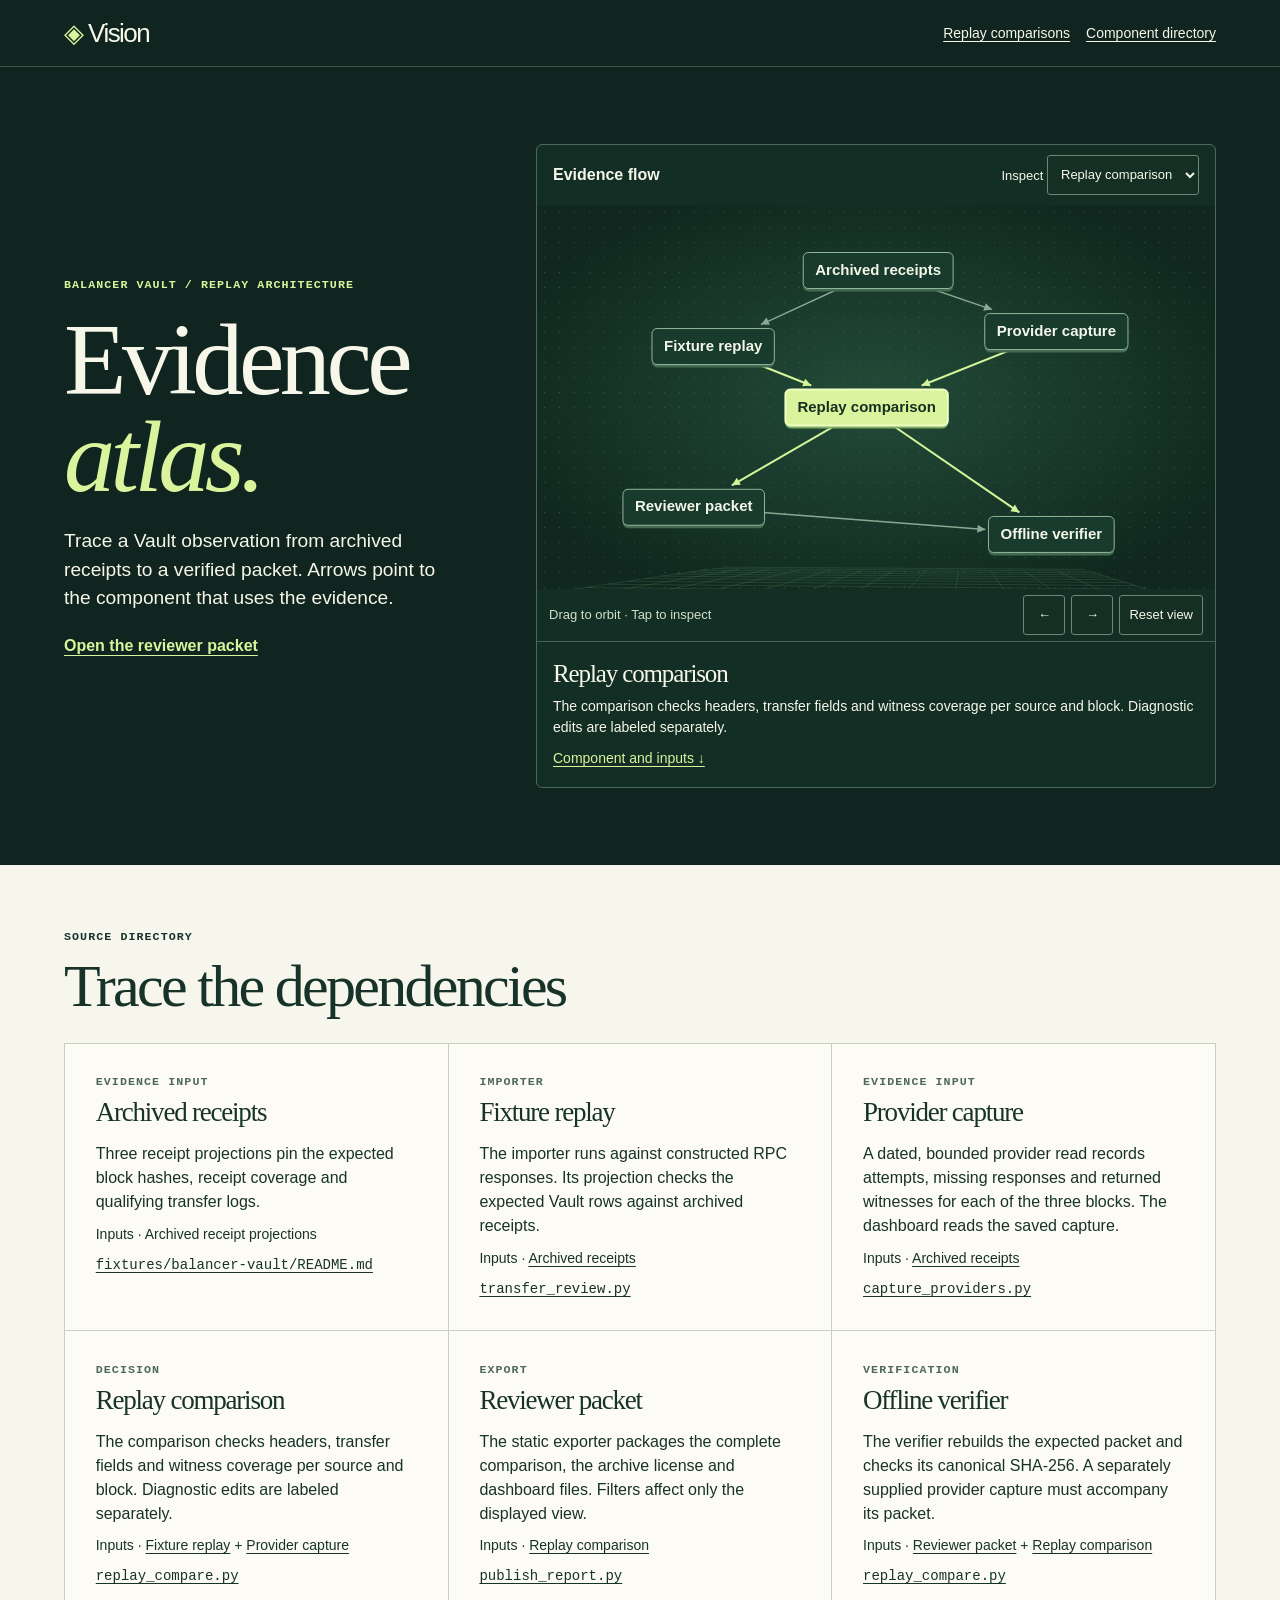
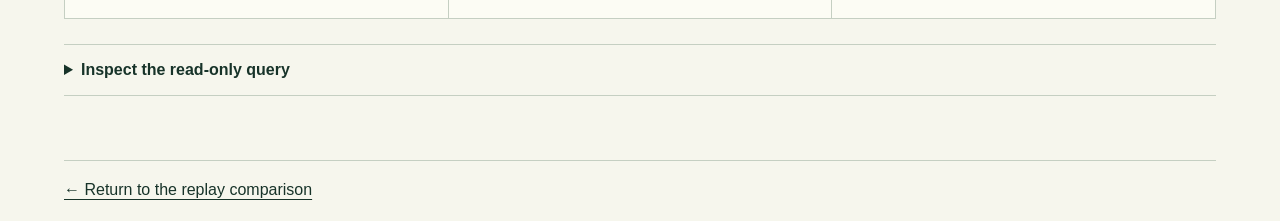
<file: atlas.html>
<!doctype html>
<html lang="en">
<head>
  <meta charset="utf-8"><meta name="viewport" content="width=device-width, initial-scale=1">
  <meta name="description" content="Trace the Balancer Vault replay from archived receipts and dated provider observations to a verifiable packet.">
  <title>Evidence atlas · Vision</title>
  <link rel="stylesheet" href="./atlas.css">
  <script src="./atlas.js" defer></script>
</head>
<body>
  <a class="skip" href="#directory">Skip to component directory</a>
  <header><div class="bar"><a class="brand" href="./">◈ <span>Vision</span></a><nav aria-label="Evidence atlas"><a href="./#observations">Replay comparisons</a><a href="#directory">Component directory</a></nav></div></header>
  <main>
    <section class="hero" aria-labelledby="atlas-title">
      <div class="layout">
        <div class="intro"><p class="kicker">Balancer Vault / Replay architecture</p><h1 id="atlas-title">Evidence<br><em>atlas.</em></h1>
          <p class="lead">Trace a Vault observation from archived receipts to a verified packet. Arrows point to the component that uses the evidence.</p>
          <a class="textlink" href="./#packet">Open the reviewer packet</a>
        </div>
        <section id="viewer" hidden aria-label="Interactive evidence atlas">
          <div class="panel-head"><strong>Evidence flow</strong><div class="picker"><label for="component">Inspect</label> <select id="component"></select></div></div>
          <canvas id="scene" tabindex="0" aria-label="Three-dimensional evidence flow. Use arrow keys to rotate, or choose a component above."></canvas>
          <div class="toolrow"><span>Drag to orbit · Tap to inspect</span><button type="button" id="left" aria-label="Rotate left">←</button><button type="button" id="right" aria-label="Rotate right">→</button><button type="button" id="reset">Reset view</button></div>
          <div id="inspection" aria-live="polite"><h2 id="inspector-title"></h2><p id="inspector-description"></p><a id="jump">Component and inputs ↓</a></div>
        </section>
      </div>
    </section>
    <section id="directory" class="directory"><div class="heading"><p class="kicker">Source directory</p><h2>Trace the dependencies</h2></div>
      <div class="cards">
        <article id="archive" data-position="0 -120 -15" data-label="Receipts">
          <p class="kind">Evidence input</p><h3>Archived receipts</h3><p class="meaning">Three receipt projections pin the expected block hashes, receipt coverage and qualifying transfer logs.</p>
          <p class="inputs">Inputs · Archived receipt projections</p>
          <a class="source" href="https://github.com/EauDoon/Vision/blob/main/fixtures/balancer-vault/README.md">fixtures/balancer-vault/README.md</a>
        </article>
        <article id="fixture" data-position="-130 -50 10" data-label="Fixture replay">
          <p class="kind">Importer</p><h3>Fixture replay</h3><p class="meaning">The importer runs against constructed RPC responses. Its projection checks the expected Vault rows against archived receipts.</p>
          <p class="inputs">Inputs · <a href="#archive">Archived receipts</a></p>
          <a class="source" href="https://github.com/EauDoon/Vision/blob/main/transfer_review.py">transfer_review.py</a>
        </article>
        <article id="capture" data-position="138 -52 15" data-label="Capture">
          <p class="kind">Evidence input</p><h3>Provider capture</h3><p class="meaning">A dated, bounded provider read records attempts, missing responses and returned witnesses for each of the three blocks. The dashboard reads the saved capture.</p>
          <p class="inputs">Inputs · <a href="#archive">Archived receipts</a></p>
          <a class="source" href="https://github.com/EauDoon/Vision/blob/main/capture_providers.py">capture_providers.py</a>
        </article>
        <article id="compare" data-position="0 12 55" data-label="Compare">
          <p class="kind">Decision</p><h3>Replay comparison</h3><p class="meaning">The comparison checks headers, transfer fields and witness coverage per source and block. Diagnostic edits are labeled separately.</p>
          <p class="inputs">Inputs · <a href="#fixture">Fixture replay</a> + <a href="#capture">Provider capture</a></p>
          <a class="source" href="https://github.com/EauDoon/Vision/blob/main/replay_compare.py">replay_compare.py</a>
        </article>
        <article id="packet" data-position="-138 82 15" data-label="Packet">
          <p class="kind">Export</p><h3>Reviewer packet</h3><p class="meaning">The static exporter packages the complete comparison, the archive license and dashboard files. Filters affect only the displayed view.</p>
          <p class="inputs">Inputs · <a href="#compare">Replay comparison</a></p>
          <a class="source" href="https://github.com/EauDoon/Vision/blob/main/publish_report.py">publish_report.py</a>
        </article>
        <article id="verify" data-position="130 103 -5" data-label="Verify">
          <p class="kind">Verification</p><h3>Offline verifier</h3><p class="meaning">The verifier rebuilds the expected packet and checks its canonical SHA-256. A separately supplied provider capture must accompany its packet.</p>
          <p class="inputs">Inputs · <a href="#packet">Reviewer packet</a> + <a href="#compare">Replay comparison</a></p>
          <a class="source" href="https://github.com/EauDoon/Vision/blob/main/replay_compare.py">replay_compare.py</a>
        </article>
      </div>
      <details id="query-panel" hidden><summary>Inspect the read-only query</summary><p>The selected component and its inputs come from the directory on this page.</p><pre id="query"></pre><pre id="answer"></pre></details>
    </section>
  </main>
  <footer><a href="./">← Return to the replay comparison</a></footer>
</body></html>
</file>
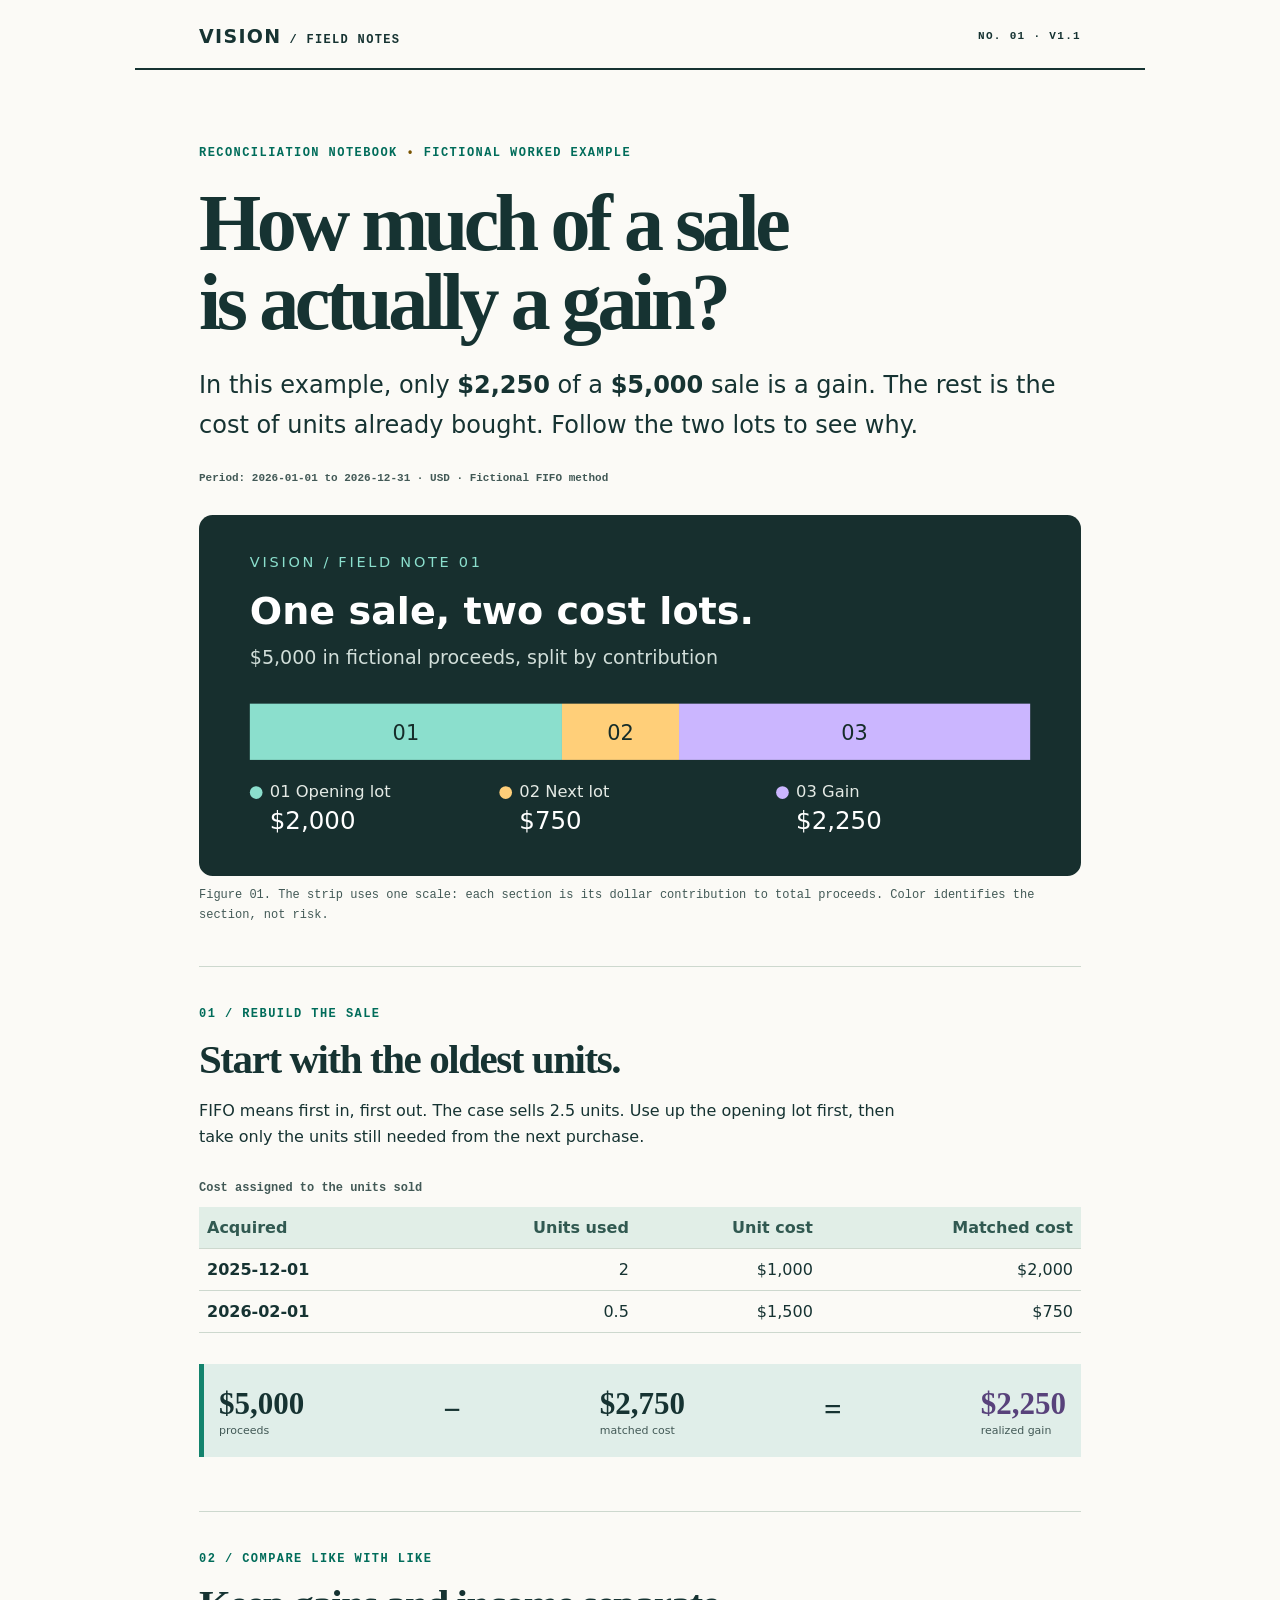
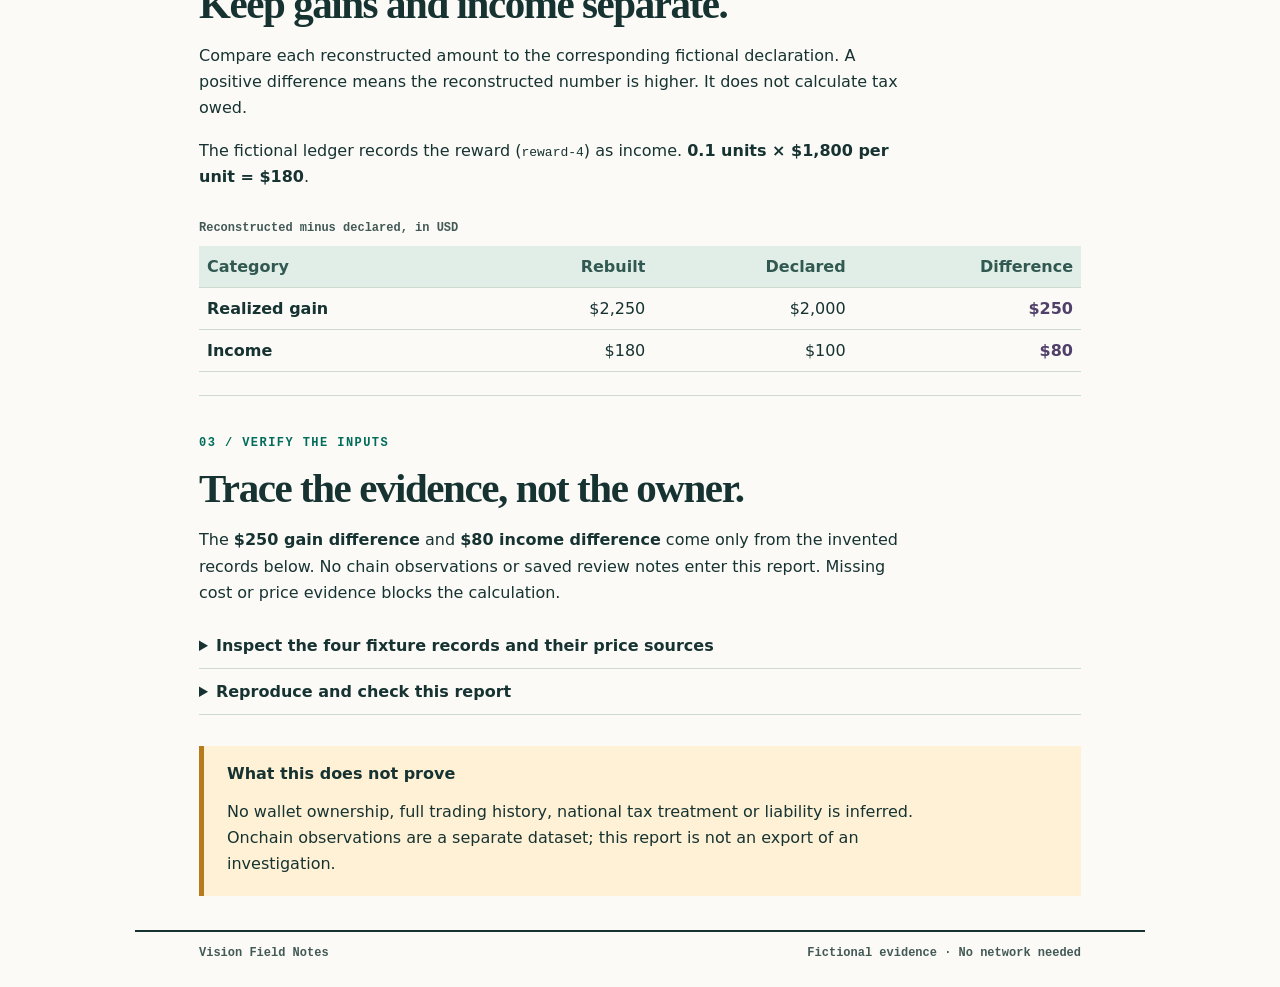
<file: static/report.html>
<!doctype html>
<html lang="en"><head><meta charset="utf-8"><meta name="viewport" content="width=device-width,initial-scale=1">
<title>One sale, two cost lots | Vision Field Notes</title><link rel="stylesheet" href="report.css"></head>
<body><a class="skip" href="#finding">Skip to findings</a><header class="mast"><b>VISION <span>/ FIELD NOTES</span></b><span>NO. 01 · V1.1</span></header>
<main><article><header class="intro"><p class="kicker">Reconciliation notebook <span>•</span> Fictional worked example</p>
<h1>How much of a sale<br>is actually a gain?</h1><p class="standfirst">In this example, only <b>$2,250</b> of a <b>$5,000</b> sale is a gain. The rest is the cost of units already bought. Follow the two lots to see why.</p>
<p class="meta">Period: 2026-01-01 to 2026-12-31 · USD · Fictional FIFO method</p></header>
<figure><img src="report-figure.svg" alt="$5,000 proceeds consist of two cost lots totaling $2,750 plus $2,250 of realized gain."><figcaption>Figure 01. The strip uses one scale: each section is its dollar contribution to total proceeds. Color identifies the section, not risk.</figcaption><ul class="mobile-key"><li>01 · Opening lot <b>$2,000</b></li><li>02 · Next lot <b>$750</b></li><li>03 · Realized gain <b>$2,250</b></li></ul></figure>
<section id="finding"><p class="kicker">01 / Rebuild the sale</p><h2>Start with the oldest units.</h2>
<p>FIFO means first in, first out. The case sells 2.5 units. Use up the opening lot first, then take only the units still needed from the next purchase.</p>
<div class="scroll" tabindex="0" role="region" aria-label="Matched cost lots"><table><caption>Cost assigned to the units sold</caption><thead><tr><th>Acquired</th><th>Units used</th><th>Unit cost</th><th>Matched cost</th></tr></thead><tbody><tr><th>2025-12-01</th><td>2</td><td>$1,000</td><td>$2,000</td></tr><tr><th>2026-02-01</th><td>0.5</td><td>$1,500</td><td>$750</td></tr></tbody></table></div>
<p class="equation"><span>$5,000 <small>proceeds</small></span><i>−</i><span>$2,750 <small>matched cost</small></span><i>=</i><strong>$2,250 <small>realized gain</small></strong></p></section>
<section><p class="kicker">02 / Compare like with like</p><h2>Keep gains and income separate.</h2><p>Compare each reconstructed amount to the corresponding fictional declaration. A positive difference means the reconstructed number is higher. It does not calculate tax owed.</p>
<p>The fictional ledger records the reward (<code>reward-4</code>) as income. <b>0.1 units × $1,800 per unit = $180</b>.</p>
<div class="scroll" tabindex="0" role="region" aria-label="Reconstruction compared with declaration"><table><caption>Reconstructed minus declared, in USD</caption><thead><tr><th>Category</th><th>Rebuilt</th><th>Declared</th><th>Difference</th></tr></thead><tbody><tr><th>Realized gain</th><td>$2,250</td><td>$2,000</td><td><b>$250</b></td></tr><tr><th>Income</th><td>$180</td><td>$100</td><td><b>$80</b></td></tr></tbody></table></div></section>
<section><p class="kicker">03 / Verify the inputs</p><h2>Trace the evidence, not the owner.</h2><p>The <b>$250 gain difference</b> and <b>$80 income difference</b> come only from the invented records below. No chain observations or saved review notes enter this report. Missing cost or price evidence blocks the calculation.</p>
<details><summary>Inspect the four fixture records and their price sources</summary><ul class="sources"><li><b>opening-1</b><span>synthetic://ledger/opening-1</span><span>synthetic://prices/opening-1</span></li><li><b>buy-2</b><span>synthetic://ledger/buy-2</span><span>synthetic://prices/buy-2</span></li><li><b>sell-3</b><span>synthetic://ledger/sell-3</span><span>synthetic://prices/sell-3</span></li><li><b>reward-4</b><span>synthetic://ledger/reward-4</span><span>synthetic://prices/reward-4</span></li></ul></details>
<details><summary>Reproduce and check this report</summary><p>From the project folder run <code>python3 report.py --check</code>. To rebuild, run <code>python3 report.py</code>. Each file is generated from the same synthetic case the app uses.</p><p>Calculation fingerprint (SHA-256, not a signature):</p><code class="digest">64a26231d5b61dffd63fb92b62d8e496e1eaa4f799b028d9d955dc1e9669b698</code></details></section>
<aside class="limits"><b>What this does not prove</b><p>No wallet ownership, full trading history, national tax treatment or liability is inferred. Onchain observations are a separate dataset; this report is not an export of an investigation.</p></aside></article></main>
<footer>Vision Field Notes <span>Fictional evidence · No network needed</span></footer></body></html>
</file>
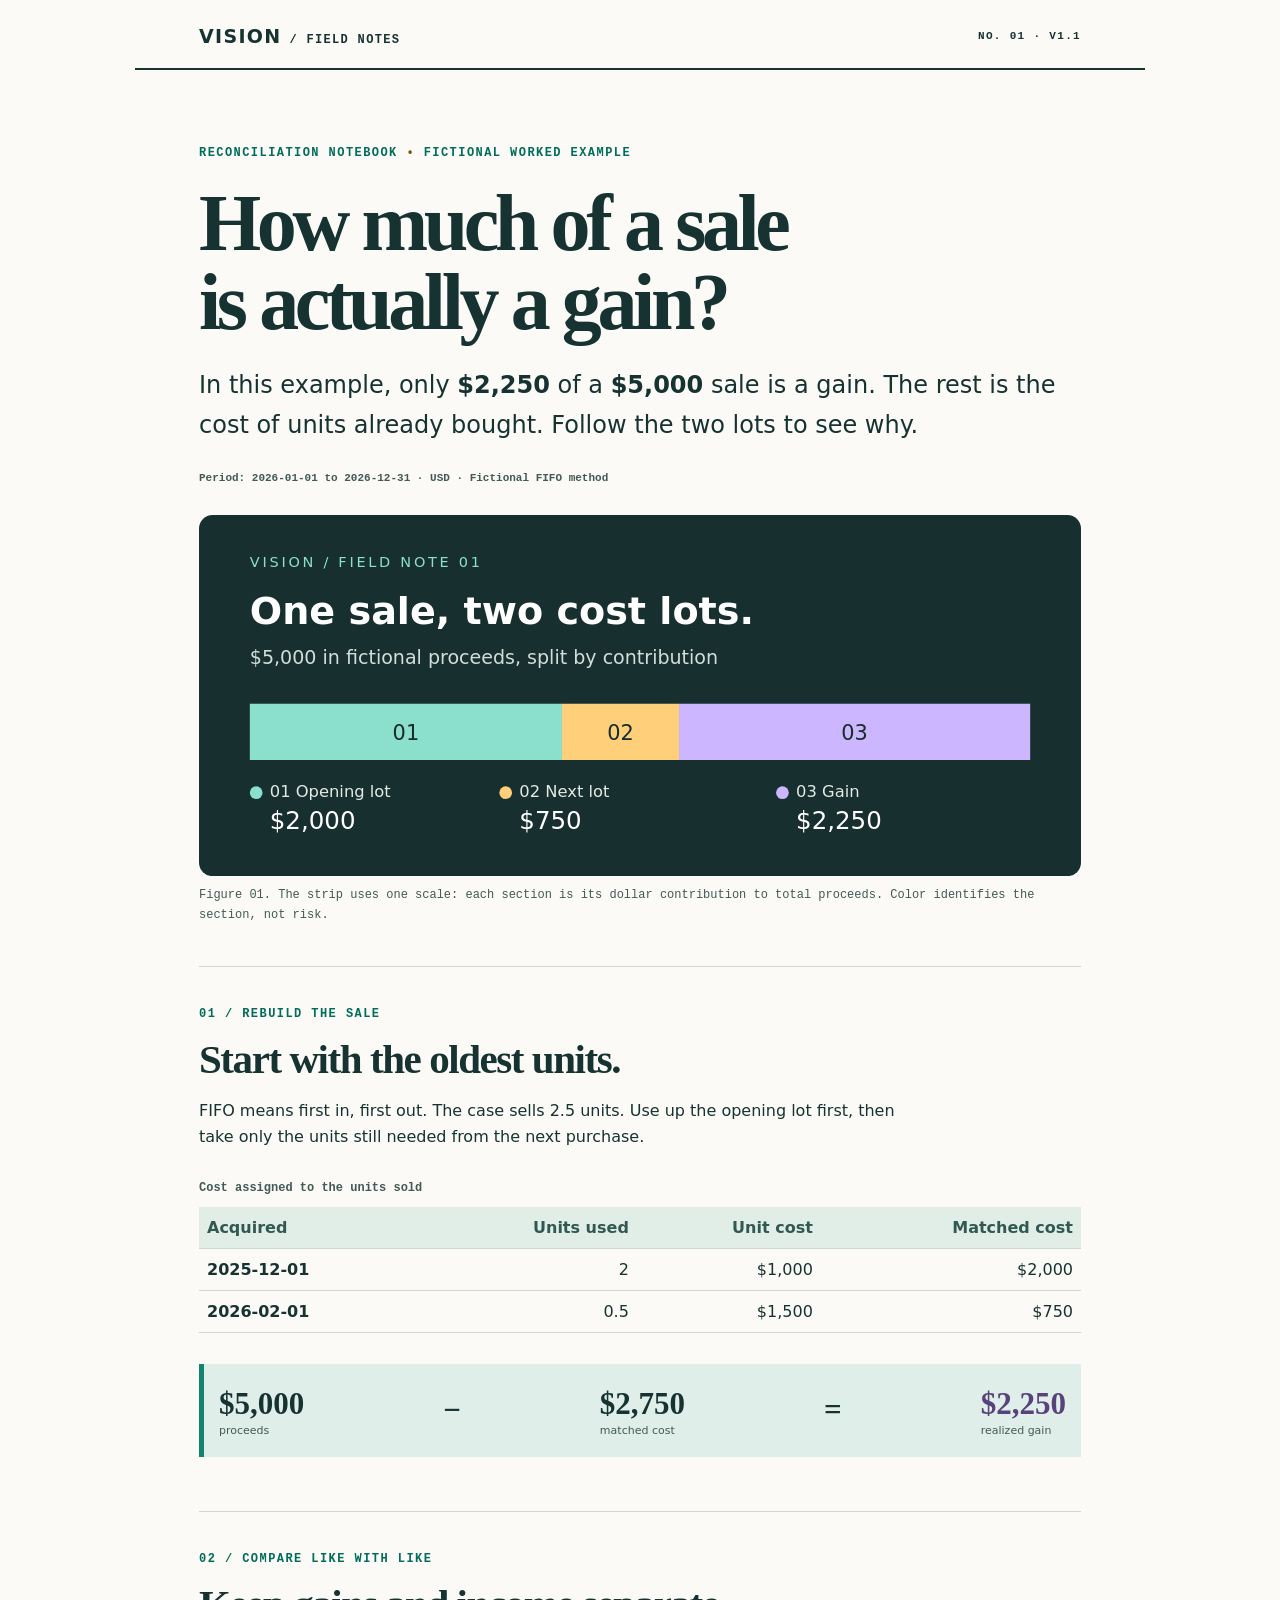
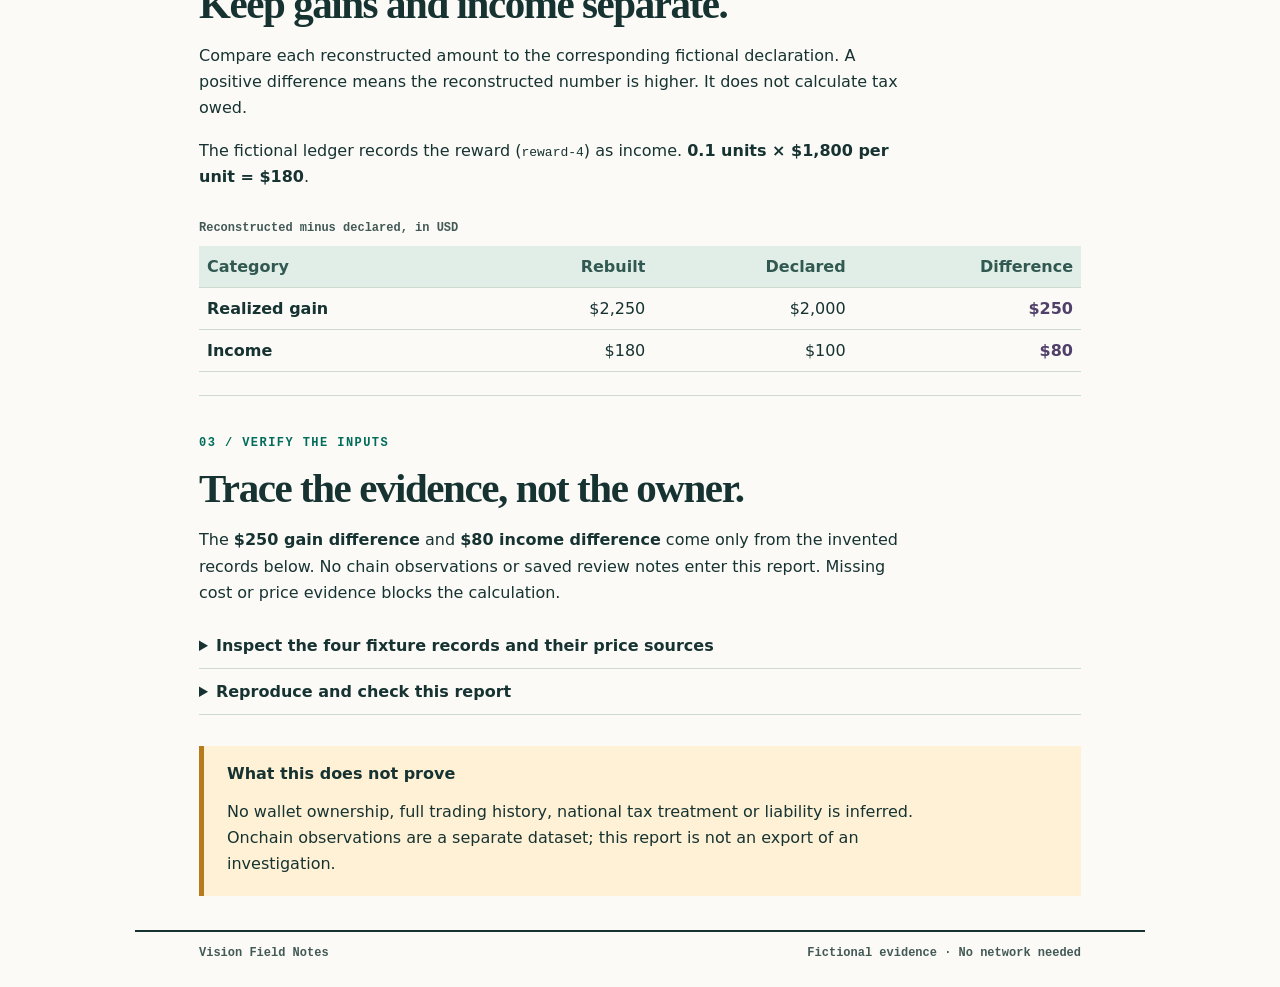
<file: static/vision-field-note.html>
<!doctype html>
<html lang="en"><head><meta charset="utf-8"><meta name="viewport" content="width=device-width,initial-scale=1">
<title>One sale, two cost lots | Vision Field Notes</title><style>:root{color-scheme:light;--paper:#fbfaf6;--ink:#163332;--muted:#425956;--line:#cdd8ce;--accent:#006c5a;font-family:system-ui,-apple-system,Arial,sans-serif;color:var(--ink);background:var(--paper)}
*{box-sizing:border-box}body{margin:0}main,.mast,footer{max-width:1010px;margin:auto;padding:0 clamp(18px,5vw,74px)}.mast,footer{display:flex;justify-content:space-between;align-items:center;gap:1rem}.mast{padding-top:25px;padding-bottom:20px;border-bottom:2px solid var(--ink);font:700 11px/1.4 ui-monospace,monospace;letter-spacing:.12em}.mast b{font:900 19px/1.2 system-ui}.mast b span{font:600 12px/1.2 ui-monospace,monospace}
.intro{padding:clamp(28px,5vw,62px) 0 0}.kicker,.meta,figcaption,caption,footer{font:600 12px/1.65 ui-monospace,monospace;color:var(--muted)}.kicker{letter-spacing:.12em;text-transform:uppercase;color:var(--accent)}.kicker span{color:#795400}.intro h1{font:600 clamp(42px,6.8vw,80px)/.99 Georgia,serif;letter-spacing:-.055em;margin:20px 0}.standfirst{font-size:clamp(18px,2.1vw,24px);max-width:44em}.meta{font-size:11px}
p{line-height:1.65;max-width:70ch}figure{margin:28px 0 40px}figure img,figure>svg{display:block;width:100%;height:auto}figcaption{padding-top:10px;font-weight:400}section{padding:26px 0 23px;border-top:1px solid var(--line)}h2{font:600 clamp(27px,3.4vw,41px)/1.1 Georgia,serif;letter-spacing:-.035em;margin:8px 0 13px}.scroll{max-width:100%;overflow-x:auto}table{border-collapse:collapse;width:100%;font-variant-numeric:tabular-nums;font-size:clamp(12px,1.6vw,16px)}caption{text-align:left;padding:12px 0 8px}th,td{border-bottom:1px solid var(--line);padding:11px 8px;text-align:right}th:first-child{text-align:left}thead th{color:#315951;background:#e1eee7}tbody b{color:#514069}.equation{display:flex;align-items:center;justify-content:space-between;gap:8px;background:#e0eee9;padding:20px 15px;font:700 clamp(17px,3vw,31px)/1.3 Georgia,serif;max-width:none;border-left:5px solid #13836d}.equation small{display:block;font:500 11px system-ui;color:var(--muted)}.equation i{font-style:normal}.equation strong{color:#58427b}
details{border-bottom:1px solid var(--line);padding:13px 0}summary{cursor:pointer;font-weight:650}.sources{padding:0;list-style:none}.sources li{display:grid;gap:4px;padding:8px 0}.sources span,.digest,code{font:13px/1.6 ui-monospace,monospace;overflow-wrap:anywhere}.limits{border-left:5px solid #b77a1c;background:#fff1d5;padding:18px 23px;margin:8px 0 34px}.limits p{margin-bottom:0}footer{border-top:2px solid var(--ink);padding-top:12px;padding-bottom:24px}.skip{position:absolute;left:-100em}.skip:focus{left:1rem;background:white;padding:10px}*:focus-visible{outline:3px solid #8a4f08;outline-offset:2px}
@media(max-width:510px){.intro h1{font-size:44px}.mast{font-size:10px}.standfirst{font-size:18px}.meta{max-width:34ch}figure{margin:20px 0}.equation{padding:13px 8px}th,td{padding:8px 4px}footer{align-items:flex-start;flex-wrap:wrap}}@media print{.mast,main,footer{max-width:none;padding-left:0;padding-right:0}body{color:#172d2b}figure,table,.equation,.limits{break-inside:avoid}.intro{padding-top:10px}.intro h1{font-size:42px}section{padding:10px 0}h2{font-size:25px}.skip{display:none}details{break-inside:avoid}summary{list-style:none}}
.mobile-key{display:none}@media(max-width:540px){.mobile-key{display:block;list-style:none;padding:0}.mobile-key li{display:flex;justify-content:space-between;border-bottom:1px solid var(--line);padding:7px 2px;font-size:13px}}
</style></head>
<body><a class="skip" href="#finding">Skip to findings</a><header class="mast"><b>VISION <span>/ FIELD NOTES</span></b><span>NO. 01 · V1.1</span></header>
<main><article><header class="intro"><p class="kicker">Reconciliation notebook <span>•</span> Fictional worked example</p>
<h1>How much of a sale<br>is actually a gain?</h1><p class="standfirst">In this example, only <b>$2,250</b> of a <b>$5,000</b> sale is a gain. The rest is the cost of units already bought. Follow the two lots to see why.</p>
<p class="meta">Period: 2026-01-01 to 2026-12-31 · USD · Fictional FIFO method</p></header>
<figure><svg xmlns="http://www.w3.org/2000/svg" viewBox="0 0 972 398" role="img" aria-labelledby="title desc">
<title id="title">Where the sale proceeds go</title><desc id="desc">$2,000 + $750 + $2,250 = $5,000 of synthetic proceeds. Widths are proportional to proceeds.</desc>
<rect width="972" height="398" rx="15" fill="#172f2e"/><g font-family="DejaVu Sans,Arial,sans-serif">
<text x="56" y="57" fill="#8bdfcd" font-size="16" letter-spacing="3">VISION   /   FIELD NOTE 01</text>
<text x="56" y="120" fill="white" font-size="42" font-weight="bold">One sale, two cost lots.</text>
<text x="56" y="164" fill="#d1ded9" font-size="21">$5,000 in fictional proceeds, split by contribution</text>
<rect x="56.000" y="208" width="344.000" height="62" fill="#8bdfcd"/><text x="228.000" y="248" text-anchor="middle" font-size="23" fill="#162d2a">01</text><rect x="400.000" y="208" width="129.000" height="62" fill="#ffcf79"/><text x="464.500" y="248" text-anchor="middle" font-size="23" fill="#162d2a">02</text><rect x="529.000" y="208" width="387.000" height="62" fill="#cbb6ff"/><text x="722.500" y="248" text-anchor="middle" font-size="23" fill="#162d2a">03</text><g transform="translate(63,311)"><circle cy="-5" r="7" fill="#8bdfcd"/><text x="15" font-size="18" fill="#e4eae5">01  Opening lot</text><text x="15" y="35" fill="white" font-size="27">$2,000</text></g><g transform="translate(338,311)"><circle cy="-5" r="7" fill="#ffcf79"/><text x="15" font-size="18" fill="#e4eae5">02  Next lot</text><text x="15" y="35" fill="white" font-size="27">$750</text></g><g transform="translate(643,311)"><circle cy="-5" r="7" fill="#cbb6ff"/><text x="15" font-size="18" fill="#e4eae5">03  Gain</text><text x="15" y="35" fill="white" font-size="27">$2,250</text></g></g></svg><figcaption>Figure 01. The strip uses one scale: each section is its dollar contribution to total proceeds. Color identifies the section, not risk.</figcaption><ul class="mobile-key"><li>01 · Opening lot <b>$2,000</b></li><li>02 · Next lot <b>$750</b></li><li>03 · Realized gain <b>$2,250</b></li></ul></figure>
<section id="finding"><p class="kicker">01 / Rebuild the sale</p><h2>Start with the oldest units.</h2>
<p>FIFO means first in, first out. The case sells 2.5 units. Use up the opening lot first, then take only the units still needed from the next purchase.</p>
<div class="scroll" tabindex="0" role="region" aria-label="Matched cost lots"><table><caption>Cost assigned to the units sold</caption><thead><tr><th>Acquired</th><th>Units used</th><th>Unit cost</th><th>Matched cost</th></tr></thead><tbody><tr><th>2025-12-01</th><td>2</td><td>$1,000</td><td>$2,000</td></tr><tr><th>2026-02-01</th><td>0.5</td><td>$1,500</td><td>$750</td></tr></tbody></table></div>
<p class="equation"><span>$5,000 <small>proceeds</small></span><i>−</i><span>$2,750 <small>matched cost</small></span><i>=</i><strong>$2,250 <small>realized gain</small></strong></p></section>
<section><p class="kicker">02 / Compare like with like</p><h2>Keep gains and income separate.</h2><p>Compare each reconstructed amount to the corresponding fictional declaration. A positive difference means the reconstructed number is higher. It does not calculate tax owed.</p>
<p>The fictional ledger records the reward (<code>reward-4</code>) as income. <b>0.1 units × $1,800 per unit = $180</b>.</p>
<div class="scroll" tabindex="0" role="region" aria-label="Reconstruction compared with declaration"><table><caption>Reconstructed minus declared, in USD</caption><thead><tr><th>Category</th><th>Rebuilt</th><th>Declared</th><th>Difference</th></tr></thead><tbody><tr><th>Realized gain</th><td>$2,250</td><td>$2,000</td><td><b>$250</b></td></tr><tr><th>Income</th><td>$180</td><td>$100</td><td><b>$80</b></td></tr></tbody></table></div></section>
<section><p class="kicker">03 / Verify the inputs</p><h2>Trace the evidence, not the owner.</h2><p>The <b>$250 gain difference</b> and <b>$80 income difference</b> come only from the invented records below. No chain observations or saved review notes enter this report. Missing cost or price evidence blocks the calculation.</p>
<details><summary>Inspect the four fixture records and their price sources</summary><ul class="sources"><li><b>opening-1</b><span>synthetic://ledger/opening-1</span><span>synthetic://prices/opening-1</span></li><li><b>buy-2</b><span>synthetic://ledger/buy-2</span><span>synthetic://prices/buy-2</span></li><li><b>sell-3</b><span>synthetic://ledger/sell-3</span><span>synthetic://prices/sell-3</span></li><li><b>reward-4</b><span>synthetic://ledger/reward-4</span><span>synthetic://prices/reward-4</span></li></ul></details>
<details><summary>Reproduce and check this report</summary><p>From the project folder run <code>python3 report.py --check</code>. To rebuild, run <code>python3 report.py</code>. Each file is generated from the same synthetic case the app uses.</p><p>Calculation fingerprint (SHA-256, not a signature):</p><code class="digest">64a26231d5b61dffd63fb92b62d8e496e1eaa4f799b028d9d955dc1e9669b698</code></details></section>
<aside class="limits"><b>What this does not prove</b><p>No wallet ownership, full trading history, national tax treatment or liability is inferred. Onchain observations are a separate dataset; this report is not an export of an investigation.</p></aside></article></main>
<footer>Vision Field Notes <span>Fictional evidence · No network needed</span></footer></body></html>
</file>
<file: style.css>
:root {
  color-scheme: light;
  --ink: #173b32;
  --body: #344e43;
  --muted: #53665a;
  --dark: #153e31;
  --ground: #f7f7ef;
  --paper: #fffef9;
  --line: #c9d1c3;
  --mono: ui-monospace, SFMono-Regular, Consolas, monospace;
  font: 16px/1.5 Inter, Arial, sans-serif;
  background: var(--ground);
  color: var(--ink);
}
* { box-sizing: border-box; }
body, h1, h2, h3, h4, p, dl, dd { margin: 0; }
[hidden] { display: none !important; }
a { color: var(--ink); text-underline-offset: 3px; }
:focus-visible { outline: 3px solid #376c53; outline-offset: 3px; }
html { scroll-padding-top: 20px; }
.wrap { width: min(1152px, calc(100% - 72px)); margin: auto; }
.skip { position: absolute; top: 8px; left: 8px; padding: 8px; background: white; transform: translateY(-150%); }
.skip:focus { transform: none; }
.mast, footer { border-block-end: 1px solid var(--line); }
.mast-inner, nav, .section-heading { display: flex; align-items: center; justify-content: space-between; gap: 14px; }
.mast-inner { min-height: 64px; }
.wordmark { font-size: 26px; font-weight: 700; letter-spacing: -1.4px; }
.wordmark b { display: inline-grid; place-items: center; vertical-align: 2px; width: 28px; height: 28px; background: var(--dark); color: #dceed0; border-radius: 50%; margin-right: 6px; font: bold 20px/1 Georgia, serif; }
.wordmark span { font: 12px var(--mono); letter-spacing: 0; border-left: 1px solid var(--line); padding-left: 8px; margin-left: 5px; }
nav { flex-wrap: wrap; column-gap: 20px; font-size: 14px; }
nav a { text-decoration: none; }
nav a:hover { text-decoration: underline; }
.intro { display: grid; grid-template-columns: minmax(0, 1.65fr) minmax(230px, .85fr); gap: clamp(20px, 5vw, 68px); align-items: center; padding: clamp(30px, 4vw, 60px) 0 22px; }
.eyebrow { color: var(--muted); font: 600 12px/1.5 var(--mono); text-transform: uppercase; letter-spacing: .065em; }
h1, h2 { font-family: Georgia, 'Times New Roman', serif; font-weight: 500; letter-spacing: -.04em; }
h1 { margin: 9px 0; font-size: clamp(42px, 5.4vw, 76px); line-height: 1.03; max-width: 18ch; }
h2 { font-size: clamp(28px, 3vw, 40px); line-height: 1.14; }
h3 { font-size: 18px; letter-spacing: -.02em; }
p { color: var(--body); }
.lead { font-size: clamp(17px, 1.5vw, 20px); max-width: 55ch; }
.capture { padding: 16px 20px; border-top: 3px solid var(--dark); background: #e8eede; }
.capture h2 { margin-bottom: 5px; font-size: 24px; }
.capture time { font: 600 13px/1.5 var(--mono); }
.capture p { margin-top: 7px; font-size: 14px; }
.scope-line { display: flex; flex-wrap: wrap; gap: 4px 12px; align-items: baseline; border-block: 1px solid var(--line); padding: 10px 0; color: var(--muted); font-size: 14px; }
code, pre { font: .92em/1.55 var(--mono); overflow-wrap: anywhere; }
.scope-line code { color: var(--ink); }
.section-heading { margin: 27px 0 12px; align-items: baseline; flex-wrap: wrap; }
.section-heading p, .status { font-size: 14px; color: var(--muted); }
.filters { display: grid; grid-template-columns: 1fr 1.2fr 1fr auto; gap: 10px 18px; padding: 13px 16px; background: #e9eee2; }
.filters label { font-size: 13px; font-weight: 600; }
select { display: block; margin-top: 4px; width: 100%; min-width: 0; padding: 7px 8px; min-height: 37px; border-radius: 3px; border: 1px solid #8fa190; background: var(--paper); color: var(--ink); font: inherit; }
.toggle { display: flex; align-items: center; gap: 7px; align-self: end; min-height: 37px; }
.toggle input { accent-color: var(--dark); width: 17px; height: 17px; flex-shrink: 0; }
.diagnostic-note { padding-top: 8px; font-size: 14px; }
.block { margin-top: 22px; }
.block-heading { display: flex; justify-content: space-between; align-items: baseline; flex-wrap: wrap; gap: 0 12px; margin-bottom: 5px; }
.block-heading h3 { font-size: 20px; }
.block-heading p, .summary-counts, .source-kind { color: var(--muted); font-size: 13px; }
.observation { background: var(--paper); border: 1px solid var(--line); }
.observation + .observation { border-top: 0; }
summary, select, button { cursor: pointer; }
.observation > summary { display: grid; grid-template-columns: minmax(165px,1.1fr) minmax(155px,1fr) 110px 16px; align-items: center; gap: 6px 14px; min-height: 52px; padding: 8px 14px; list-style: none; }
.observation > summary::-webkit-details-marker { display: none; }
.observation > summary:hover { background: #f0f3e9; }
.observation > summary::after { content: ''; border: solid var(--muted); border-width: 0 2px 2px 0; width: 7px; height: 7px; transform: rotate(45deg); justify-self: center; }
.observation[open] > summary::after { transform: rotate(225deg); }
.src-label { font-weight: 650; }
.source-kind { font-weight: 400; display: block; }
.summary-counts { font-variant-numeric: tabular-nums; }
.badge { justify-self: start; padding: 2px 7px; border-radius: 3px; font-size: 12px; font-weight: 700; background: #e5efda; color: #315430; border: 1px solid #c4d6b6; }
.unavailable, .incomplete { color: #785321; background: #f6ead4; border-color: #dfc8a0; }
.disagreement { color: #813f32; background: #f5e2d9; border-color: #dbbeb4; }
.verified_zero { color: #394e64; background: #e8eef2; border-color: #c5d4dd; }
.details-body { padding: 15px 16px; border-top: 1px solid var(--line); font-size: 14px; }
.details-body h4 { margin-bottom: 6px; font-size: 15px; }
.details-body .note { font-weight: 600; }
.issue-list, .method ul { margin: 5px 0; padding-left: 20px; }
.side-grid { display: grid; grid-template-columns: repeat(2, minmax(0,1fr)); gap: 12px; margin: 12px 0; }
.side { padding: 12px; background: #eff3e9; min-width: 0; }
.side .event { padding-top: 8px; margin-top: 8px; border-top: 1px solid var(--line); }
.fields { display: grid; grid-template-columns: minmax(70px,.4fr) minmax(0,1fr); gap: 3px 10px; margin: 5px 0; font-size: 13px; }
.fields dt { color: var(--muted); }
.fields dd { overflow-wrap: anywhere; }
.diff { margin: 12px 0; padding: 9px 12px; border-left: 3px solid #a7664a; background: #f7eee2; }
.diff pre { margin: 5px 0; }
.disclosure { margin-top: 10px; }
.disclosure summary { color: var(--dark); font-weight: 600; }
pre { background: #eef2e8; white-space: pre-wrap; max-height: 26rem; overflow: auto; padding: 10px; font-size: 12px; }
.empty { margin: 14px 0; padding: 15px; border: 1px solid var(--line); }
#reset-filters { margin-top: 12px; }
button, .button { display: inline-block; margin: 8px 0; padding: 9px 14px; border-radius: 3px; border: 1px solid var(--dark); background: var(--dark); color: white; font: 600 14px/1.4 Inter, Arial, sans-serif; text-decoration: none; }
.packet { display: grid; grid-template-columns: minmax(0,1.25fr) minmax(0,1fr); gap: 16px 38px; margin-top: 28px; padding: 24px 0; border-block: 1px solid var(--line); }
.packet h2, .method h2 { font-size: 30px; margin-bottom: 8px; }
.packet p, .method p, .method li { font-size: 14px; }
.command { display: block; background: var(--dark); color: #f1f6eb; padding: 10px; font-size: 13px; margin-top: 8px; }
.digest code { font-size: 12px; }
.method { padding: 24px 0; max-width: 80ch; }
.method li { margin: 5px 0; }
footer { padding: 12px 0; border-block-start: 1px solid var(--line); font-size: 12px; color: var(--muted); }
@media (max-width:800px) {
  .wrap { width: calc(100% - 32px); }
  .filters { grid-template-columns: repeat(2,minmax(0,1fr)); padding: 12px; }
  .intro { gap: 14px; }
}
@media (max-width:600px) {
  .mast-inner { align-items: start; flex-direction: column; gap: 0; padding-block: 8px; }
  nav { justify-content: start; gap: 5px 14px; font-size: 13px; }
  .intro, .packet, .side-grid { grid-template-columns: minmax(0,1fr); }
  .intro { padding: 22px 0 16px; }
  .capture { padding: 10px 14px; }
  .capture h2 { font-size: 21px; }
  .section-heading { margin-top: 19px; gap: 3px 10px; }
  .observation > summary { grid-template-columns: minmax(0,1fr) auto 10px; gap: 0 8px; }
  .summary-counts { grid-column: 1/3; grid-row: 2; }
  .observation > summary::after { grid-column: 3; grid-row:1; }
  .block-heading p { font-size: 12px; }
  .fields { grid-template-columns: minmax(70px,.45fr) minmax(0,1fr); }
  .packet { padding: 18px 0; }
}

/* Replay studio. A dark optical plate leads into a light reading surface. */
:root {
  --ink: #132b24;
  --body: #354a41;
  --muted: #55675d;
  --dark: #15382d;
  --ground: #f6f6ed;
  --paper: #fffffa;
  --line: #cdd4c6;
  --lime: #dcf7a6;
  --cover: #10251f;
  font-family: Arial, Helvetica, sans-serif;
}
.wrap { width: min(1272px, calc(100% - clamp(40px, 11vw, 176px))); }
.skip { z-index: 10; color: var(--ink); }
.cover { background: var(--cover); color: #f4f5e9; }
.cover :focus-visible { outline-color: var(--lime); }
.mast { border-color: #374b3f; }
.mast-inner { min-height: 74px; justify-content: flex-start; gap: 22px; }
.wordmark { display: inline-flex; align-items: center; gap: 10px; color: #f6f8e9; text-decoration: none; }
.wordmark svg { color: var(--lime); }
.wordmark span { font: 650 30px/1 Arial, Helvetica, sans-serif; letter-spacing: -.075em; padding: 0; border: 0; margin: 0; }
.edition, .eyebrow, .instrument figcaption, .cap-kicker, .chapter {
  font: 600 10px/1.55 var(--mono); letter-spacing: .09em; text-transform: uppercase;
}
.edition { color: #b4c5b8; border-left: 1px solid #4d6456; padding: 3px 0 3px 16px; }
.edition b, .instrument figcaption b, footer b { color: #7e996a; margin-inline: 4px; }
.mast nav { margin-left: auto; gap: clamp(14px,2.5vw,36px); }
nav a { color: #e0e5d7; font-size: 14px; font-weight: 550; padding-block: 10px; }
nav a:hover, .quiet-action:hover { color: var(--lime); text-underline-offset: 5px; }
#previous-report { color: #c4cdbd; }
.intro { grid-template-columns: minmax(0,1.13fr) minmax(0,1fr); gap: clamp(22px,4vw,66px); padding-block: clamp(38px,4.2vw,64px) clamp(38px,4.6vw,68px); }
.intro-copy { min-width: 0; }
.eyebrow { display: flex; align-items: center; flex-wrap: wrap; gap: 10px; color: #c8ddba; }
.registration { width: 10px; height: 10px; border: 1px solid #c9e8ad; border-radius: 50%; box-shadow: inset 0 0 0 2px var(--cover); background: var(--lime); }
.slash { color: #88a184; font-weight: 400; }
h1 { font: 500 clamp(60px,6.45vw,100px)/.96 Georgia, 'Times New Roman', serif; letter-spacing: -.061em; max-width: none; margin: 21px 0 18px; }
h1 em { color: var(--lime); font-weight: 400; }
.lead { color: #c4d1c3; font: 400 clamp(16px,1.24vw,19px)/1.52 Arial, Helvetica, sans-serif; max-width: 49ch; text-wrap: pretty; }
.cover-actions { display: flex; align-items: center; flex-wrap: wrap; gap: 8px 23px; margin-top: 23px; }
.action, .quiet-action { display: inline-flex; align-items: center; justify-content: center; min-height: 44px; font-size: 14px; font-weight: 650; }
.action { background: var(--lime); color: #13281e; padding: 11px 17px; gap: 16px; border: 1px solid var(--lime); border-radius: 3px; text-decoration: none; }
.action:hover { background: #eefacb; }
.action span, .quiet-action span { font-size: 16px; }
.quiet-action { gap: 6px; text-decoration: none; color: #e2eadb; }
.quiet-action:hover { text-decoration: underline; }
body:has(#report[hidden]) .cover-actions { display: none; }
.instrument { position: relative; min-width: 0; margin: 8px 0 0; perspective: 850px; }
.replay-plate { display: block; width: 100%; height: auto; aspect-ratio: 525 / 340; }
.instrument figcaption { display: flex; justify-content: space-between; gap: 9px; flex-wrap: wrap; border-top: 1px solid #4a5e4d; margin: 4px 2.5% 0; padding-top: 9px; color: #bbc9b9; letter-spacing: .055em; font-size: 9px; }
.motion-button { position: absolute; top: -16px; right: 2.5%; display: inline-flex; justify-content: center; align-items: center; color: #c2cfc3; font: 11px/1.4 var(--mono); gap: 5px; margin: 0; border: 0; background: #10251f; min-height: 34px; padding: 6px 4px; }
.motion-button:hover { color: var(--lime); background: #18362c; }
.motion-button span { font: 17px/1 Arial, sans-serif; }
@media (prefers-reduced-motion: no-preference) {
  .sequence .replay-plate { animation: sweep-in 2.85s cubic-bezier(.19,.75,.21,1) both; }
  .sequence .plate-surface { animation: plane-in 2.45s cubic-bezier(.19,.76,.15,1) both; }
  .sequence .plate-0 { --entry-x: 24px; --entry-y: -30px; }
  .sequence .plate-1 { --entry-x: 4px; --entry-y: 12px; animation-delay: .1s; }
  .sequence .plate-2 { --entry-x: -28px; --entry-y: 56px; animation-delay: .16s; }
  .sequence .leaders { animation: leader-in 1s .9s ease-out both; }
  @keyframes sweep-in { from { transform: rotateY(-17deg) rotateX(8deg) rotateZ(-3deg) scale(.91); } to { transform: none; } }
  @keyframes plane-in { from { transform: translate(var(--entry-x),var(--entry-y)); } to { transform: translate(0,0); } }
  @keyframes leader-in { from { opacity: 0; } to { opacity: 1; } }
}
@media (prefers-reduced-motion: reduce) { .motion-button { display: none; } }
.capture { display: grid; grid-template-columns: .82fr 1fr 1.7fr; gap: 12px 30px; align-items: center; padding: 25px 0 20px; border: 0; background: transparent; }
.capture h2 { font: 600 17px/1.35 Arial,Helvetica,sans-serif; letter-spacing: -.035em; margin: 2px 0 0; }
.capture p { margin: 0; }
.cap-time { display: grid; gap: 2px; }
.capture .cap-kicker { font: 600 10px/1.5 var(--mono); letter-spacing: .08em; color: var(--muted); }
.capture time { font-weight: 500; font-size: 13px; }
#capture-summary { border-inline-start: 2px solid #a8bf94; padding-inline-start: 16px; font-size: 14px; }
.scope-line { border-block-start: 1px solid var(--line); border-block-end: 0; color: var(--muted); font-size: 12px; padding: 9px 0 0; }
.scope-line code { font-size: 12px; }
.status:not(:empty), noscript p { margin: 20px 0 8px; }
.section-heading { margin: 33px 0 18px; align-items: flex-end; }
.chapter, .section-heading .chapter { margin: 0 0 6px; color: #4d6754; font-size: 10px; }
.chapter span { color: #7d9378; padding-inline: 2px; }
h2 { font-size: clamp(32px,3.15vw,48px); letter-spacing: -.052em; }
#result-count { border: 1px solid #bac5b6; border-radius: 3px; padding: 4px 8px; font: 12px/1.45 var(--mono); color: #354d3d; }
.filters { background: #e8ecdf; padding: 15px 18px 18px; border: 1px solid #c6d0bc; border-radius: 2px; }
select { min-height: 40px; border-color: #b1bdab; border-radius: 2px; color: var(--ink); }
.block { margin-top: 26px; }
.block-heading { margin-bottom: 10px; }
.block-heading h3 { font-size: 18px; letter-spacing: -.035em; }
.observation > summary { min-height: 59px; padding-inline: 18px; }
.observation[open] > summary { background: #eaf0e0; }
.src-label, .section-heading h2 { color: var(--ink); }
.badge { border-radius: 2px; padding: 3px 7px; }
.packet { padding: 26px 0; margin-top: 42px; border-top: 2px solid #647a63; }
.method { padding-block: 22px 40px; }
.packet .button:hover, #retry-packet:hover, #reset-filters:hover { background: #2d5744; }
.verify { padding: 16px 18px; border: 1px solid var(--line); background: #eef1e6; align-self: start; }
.verify .command { margin: 10px 0; }
footer { padding: 18px 0; background: #e7ecdf; }
footer .wrap { display: flex; align-items: center; justify-content: space-between; gap: 12px; }
footer a { padding: 4px 0; }
@media(max-width: 900px) {
  .wrap { width: calc(100% - 48px); }
  .edition { display: none; }
  .intro { column-gap: 15px; }
  h1 { font-size: clamp(59px,7.3vw,70px); }
  .cover-actions { column-gap: 12px; }
  .quiet-action { font-size: 13px; }
}
@media(max-width: 680px) {
  .wrap { width: calc(100% - 36px); }
  .mast-inner { flex-direction: row; align-items: center; gap: 8px 16px; flex-wrap: wrap; min-height: 54px; padding-block: 7px; }
  .wordmark { gap: 6px; }
  .wordmark span { font-size: 25px; }
  .wordmark svg { width: 26px; height: 26px; }
  .mast nav { gap: 0 14px; }
  nav a { font-size: 12px; min-height: 34px; }
  .intro { grid-template-columns: minmax(0,1fr); padding-block: 27px 21px; gap: 18px; }
  .intro-copy { max-width: 35rem; }
  h1 { margin: 15px 0 13px; font-size: clamp(54px,12vw,74px); }
  .lead { font-size: 16px; }
  .cover-actions { margin-top: 14px; }
  .action { font-size: 13px; padding: 8px 12px; gap: 12px; }
  .quiet-action { font-size: 12px; }
  .instrument { width: min(100%,380px); justify-self: center; margin-top: 6px; }
  .replay-plate { height: clamp(170px,46vw,222px); }
  .motion-button { min-height: 27px; top: -9px; }
  .instrument figcaption { margin-top: 0; padding-top: 6px; }
  .capture { grid-template-columns: 1fr 1.4fr; gap: 9px 14px; padding: 17px 0 12px; }
  #capture-summary { grid-column: 1/-1; border: 0; padding: 0; font-size: 13px; }
  .capture time, .scope-line code { font-size: 11px; }
  .capture h2 { font-size: 15px; }
  .section-heading { margin: 24px 0 12px; }
  .filters { padding: 12px; gap: 8px 12px; }
  #result-count { font-size: 10px; }
  .observation > summary { padding: 8px 12px; }
  .packet { gap: 22px; margin-top: 30px; }
}
@media(max-width: 389px) {
  .mast nav { margin: 0; justify-content: flex-start; width: 100%; gap: 16px; }
  nav a { padding: 4px 0; min-height: 26px; }
  .mast-inner { row-gap: 0; }
  .cover-actions { column-gap: 11px; }
}

.matrix { margin: 16px 0; padding: 12px 15px; border: 1px solid var(--line); background: var(--paper); }
.matrix summary { font-weight: 650; }
.matrix p { font-size: 14px; margin: 8px 0; }
.matrix-scroll { overflow-x: auto; }
.matrix table { width: 100%; border-collapse: collapse; text-align: left; font-size: 14px; }
.matrix caption { text-align: left; padding-block: 7px; font-weight: 650; }
.matrix th, .matrix td { padding: 4px 8px; border-top: 1px solid var(--line); }
.matrix button { margin: 0; min-height: 36px; }
.selection-link { display: inline-block; padding-block: 10px; font-size: 14px; }
</file>
<file: atlas.css>
:root{color-scheme:light;--ink:#173329;--paper:#f6f6ed;--lime:#d9f49d;--rule:#c5cfc2;--dark:#10251f;font-family:Arial,Helvetica,sans-serif;color:var(--ink);background:var(--paper)}
*{box-sizing:border-box}body,h1,h2,h3,p{margin:0}a{color:inherit;text-underline-offset:.23em}button,select{font:inherit}button,select,a{touch-action:manipulation}
:focus-visible{outline:3px solid #448969;outline-offset:3px}.hero :focus-visible,header :focus-visible{outline-color:var(--lime)}
.skip{position:absolute;z-index:2;top:0;left:5px;transform:translateY(-120%);background:white;padding:10px}.skip:focus{transform:none}
[hidden]{display:none!important}.bar,.layout,.directory,footer{width:min(1240px,calc(100% - clamp(32px,10vw,150px)));margin:auto}
header,.hero{background:var(--dark);color:#f6f7e9}header{border-bottom:1px solid #40564a}.bar,nav,.panel-head,.toolrow{display:flex;align-items:center;gap:16px}.bar{justify-content:space-between;min-height:66px}.brand{white-space:nowrap;font-size:26px;letter-spacing:-.06em;text-decoration:none;color:var(--lime)}.brand span{color:#f6f7e9}.bar nav{font-size:14px}
.layout{display:grid;grid-template-columns:minmax(0,.75fr) minmax(0,1.25fr);align-items:center;gap:5vw;padding:clamp(32px,6vw,90px) 0}
.kicker,.kind{font:600 .73rem/1.5 ui-monospace,monospace;text-transform:uppercase;letter-spacing:.09em}.hero .kicker,.textlink{color:var(--lime)}
h1,h2,h3{font-family:Georgia,serif;font-weight:400;letter-spacing:-.045em}h1{font-size:clamp(64px,8vw,112px);line-height:.94;margin:18px 0 22px}h1 em{color:var(--lime)}
.lead{font-size:clamp(16px,1.5vw,20px);line-height:1.5;max-width:35ch}.textlink{display:inline-block;margin-top:24px;font-weight:bold}
#viewer{background:#132e25;border:1px solid #4e6857;border-radius:6px;min-width:0;overflow:hidden}.panel-head{padding:10px 16px;justify-content:space-between;flex-wrap:wrap}.picker,.toolrow{font-size:13px}
select,button{border:1px solid #6a8974;background:#152f24;color:#f5f9e9;border-radius:3px;padding:7px 9px;min-height:40px;cursor:pointer}
canvas{display:block;width:100%;height:clamp(288px,30vw,385px);background-color:#10281f;background-image:radial-gradient(#60816d77 .7px,transparent .9px),radial-gradient(ellipse at 50% 50%,#234b38,#10281f 82%);background-size:15px 15px,100% 100%;touch-action:pan-y;cursor:grab}canvas:active{cursor:grabbing}
.toolrow{padding:6px 12px;gap:6px;color:#d1dfc9;flex-wrap:wrap}.toolrow span{flex:1 1 160px}.toolrow button{min-width:42px}
#inspection{padding:13px 16px 17px;border-top:1px solid #496450;line-height:1.5}#inspection p{font-size:14px;margin:4px 0 8px}#inspection h2{font-size:25px}#jump{color:var(--lime);font-size:14px}
.directory{padding:clamp(30px,5vw,72px) 0}.heading h2{font-size:clamp(34px,5vw,60px);margin:5px 0 22px}.cards{display:grid;grid-template-columns:repeat(3,minmax(0,1fr));gap:1px;background:var(--rule);border:1px solid var(--rule)}article{padding:clamp(16px,2.4vw,32px);background:#fcfcf4;line-height:1.5;scroll-margin:12px}article:target{box-shadow:inset 0 3px #47744b}.kind{color:#4f6958}h3{font-size:27px}.meaning{margin:.6em 0}.inputs,.source{font-size:14px}.source{font-family:ui-monospace,monospace;overflow-wrap:anywhere;display:inline-block;margin-top:10px}
details{margin-top:25px;border-block:1px solid var(--rule);padding:16px 0}summary{cursor:pointer;font-weight:bold}details p{margin-top:12px}pre{padding:12px;white-space:pre-wrap;overflow-wrap:anywhere;background:#e7eee0;color:#173329}footer{padding:20px 0;border-top:1px solid var(--rule)}
@media(max-width:780px){.layout{grid-template-columns:1fr}.cards{grid-template-columns:repeat(2,minmax(0,1fr))}.intro h1 br{display:none}.intro h1 em:before{content:" "}.lead{max-width:58ch}.layout{gap:24px}}
@media(max-width:520px){.cards{grid-template-columns:1fr}.bar{gap:8px}.bar nav{font-size:12px;gap:10px}.toolrow span{flex-basis:100%}.panel-head{gap:6px}.picker{display:flex;gap:4px;align-items:center}.directory{padding-top:32px}}

@media(max-width:520px){
  .layout{padding:22px 0 26px;gap:18px}
  .intro h1{font-size:clamp(39px,11vw,52px);margin:8px 0 10px}
  .kicker{font-size:.67rem;letter-spacing:.045em}
  .lead{font-size:15px;line-height:1.4}
  .textlink{margin-top:10px;font-size:14px}
  .brand{font-size:22px}
  .panel-head{padding:7px 9px}
  .panel-head strong{font-size:14px}
  .picker{font-size:12px}
  .picker select{font-size:12px;padding:5px;min-height:36px}
}
</file>
<file: static/report.css>
:root{color-scheme:light;--paper:#fbfaf6;--ink:#163332;--muted:#425956;--line:#cdd8ce;--accent:#006c5a;font-family:system-ui,-apple-system,Arial,sans-serif;color:var(--ink);background:var(--paper)}
*{box-sizing:border-box}body{margin:0}main,.mast,footer{max-width:1010px;margin:auto;padding:0 clamp(18px,5vw,74px)}.mast,footer{display:flex;justify-content:space-between;align-items:center;gap:1rem}.mast{padding-top:25px;padding-bottom:20px;border-bottom:2px solid var(--ink);font:700 11px/1.4 ui-monospace,monospace;letter-spacing:.12em}.mast b{font:900 19px/1.2 system-ui}.mast b span{font:600 12px/1.2 ui-monospace,monospace}
.intro{padding:clamp(28px,5vw,62px) 0 0}.kicker,.meta,figcaption,caption,footer{font:600 12px/1.65 ui-monospace,monospace;color:var(--muted)}.kicker{letter-spacing:.12em;text-transform:uppercase;color:var(--accent)}.kicker span{color:#795400}.intro h1{font:600 clamp(42px,6.8vw,80px)/.99 Georgia,serif;letter-spacing:-.055em;margin:20px 0}.standfirst{font-size:clamp(18px,2.1vw,24px);max-width:44em}.meta{font-size:11px}
p{line-height:1.65;max-width:70ch}figure{margin:28px 0 40px}figure img,figure>svg{display:block;width:100%;height:auto}figcaption{padding-top:10px;font-weight:400}section{padding:26px 0 23px;border-top:1px solid var(--line)}h2{font:600 clamp(27px,3.4vw,41px)/1.1 Georgia,serif;letter-spacing:-.035em;margin:8px 0 13px}.scroll{max-width:100%;overflow-x:auto}table{border-collapse:collapse;width:100%;font-variant-numeric:tabular-nums;font-size:clamp(12px,1.6vw,16px)}caption{text-align:left;padding:12px 0 8px}th,td{border-bottom:1px solid var(--line);padding:11px 8px;text-align:right}th:first-child{text-align:left}thead th{color:#315951;background:#e1eee7}tbody b{color:#514069}.equation{display:flex;align-items:center;justify-content:space-between;gap:8px;background:#e0eee9;padding:20px 15px;font:700 clamp(17px,3vw,31px)/1.3 Georgia,serif;max-width:none;border-left:5px solid #13836d}.equation small{display:block;font:500 11px system-ui;color:var(--muted)}.equation i{font-style:normal}.equation strong{color:#58427b}
details{border-bottom:1px solid var(--line);padding:13px 0}summary{cursor:pointer;font-weight:650}.sources{padding:0;list-style:none}.sources li{display:grid;gap:4px;padding:8px 0}.sources span,.digest,code{font:13px/1.6 ui-monospace,monospace;overflow-wrap:anywhere}.limits{border-left:5px solid #b77a1c;background:#fff1d5;padding:18px 23px;margin:8px 0 34px}.limits p{margin-bottom:0}footer{border-top:2px solid var(--ink);padding-top:12px;padding-bottom:24px}.skip{position:absolute;left:-100em}.skip:focus{left:1rem;background:white;padding:10px}*:focus-visible{outline:3px solid #8a4f08;outline-offset:2px}
@media(max-width:510px){.intro h1{font-size:44px}.mast{font-size:10px}.standfirst{font-size:18px}.meta{max-width:34ch}figure{margin:20px 0}.equation{padding:13px 8px}th,td{padding:8px 4px}footer{align-items:flex-start;flex-wrap:wrap}}@media print{.mast,main,footer{max-width:none;padding-left:0;padding-right:0}body{color:#172d2b}figure,table,.equation,.limits{break-inside:avoid}.intro{padding-top:10px}.intro h1{font-size:42px}section{padding:10px 0}h2{font-size:25px}.skip{display:none}details{break-inside:avoid}summary{list-style:none}}
.mobile-key{display:none}@media(max-width:540px){.mobile-key{display:block;list-style:none;padding:0}.mobile-key li{display:flex;justify-content:space-between;border-bottom:1px solid var(--line);padding:7px 2px;font-size:13px}}
</file>
